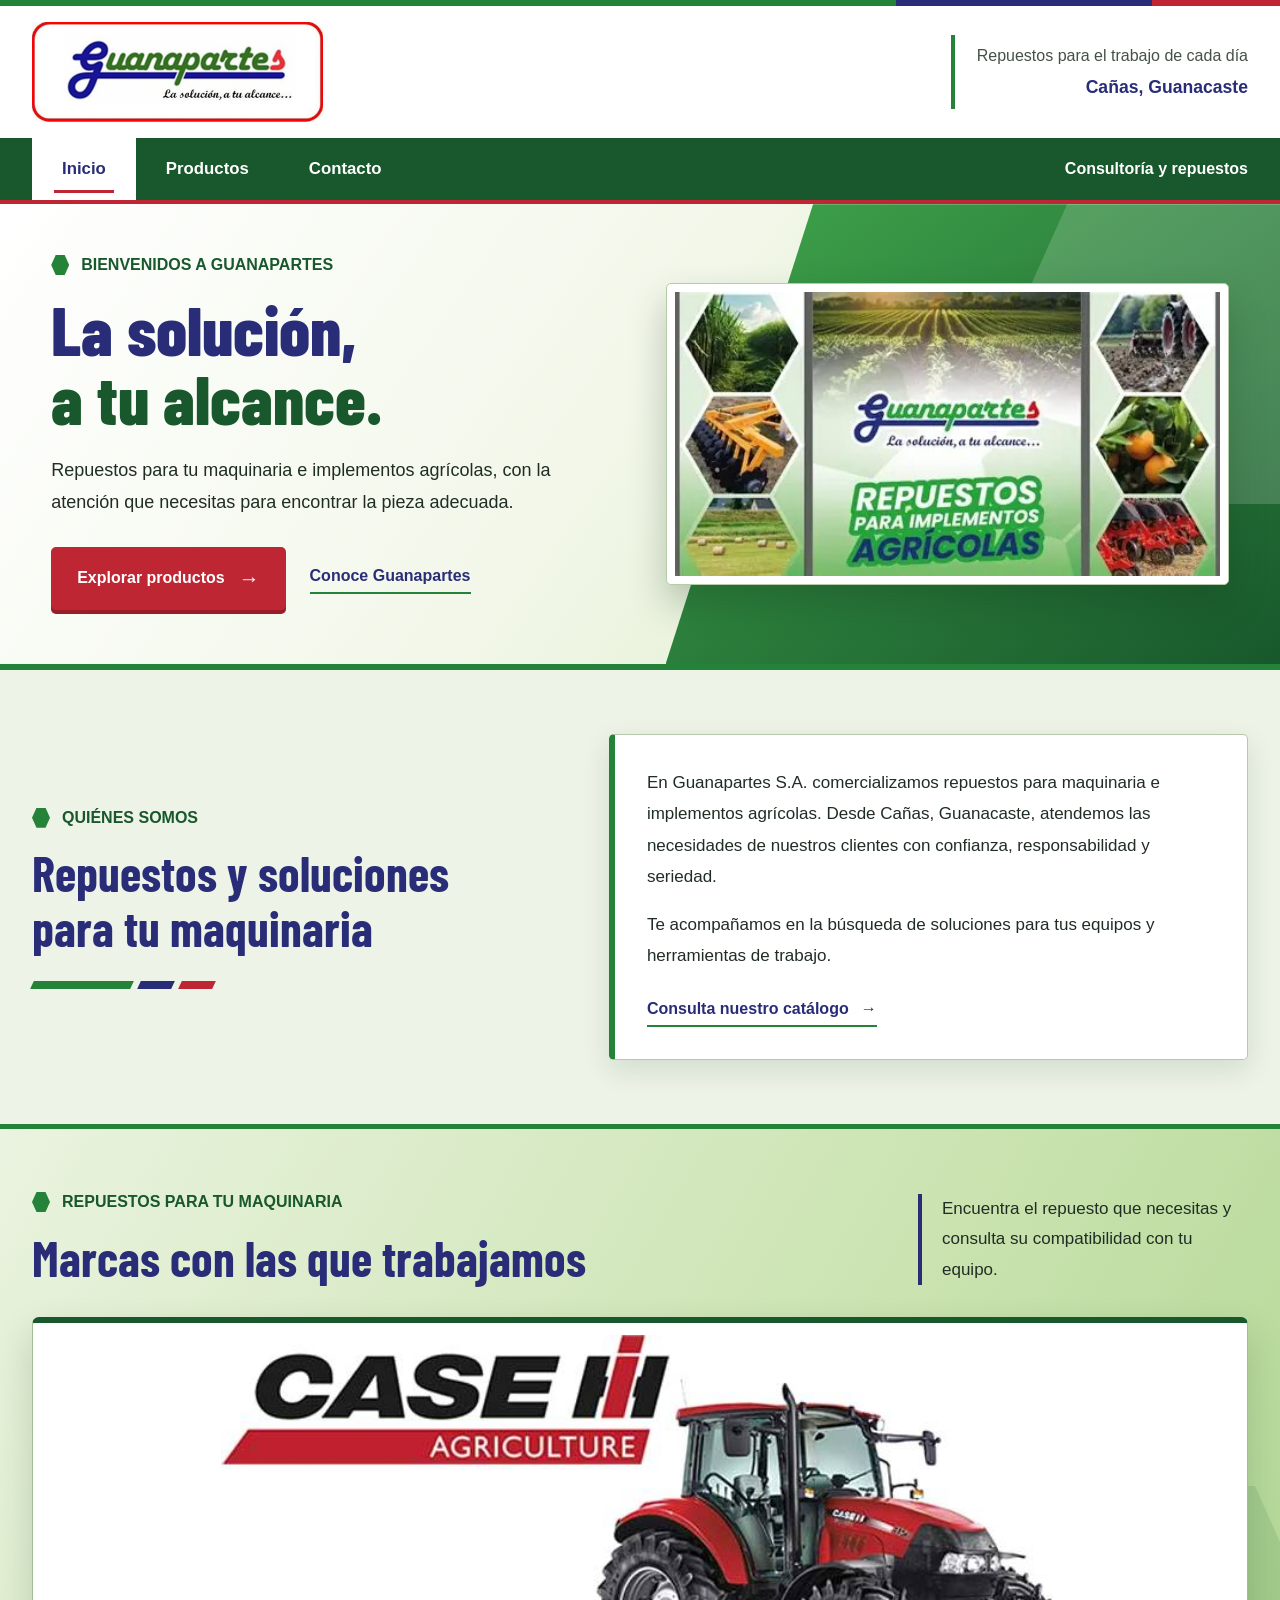
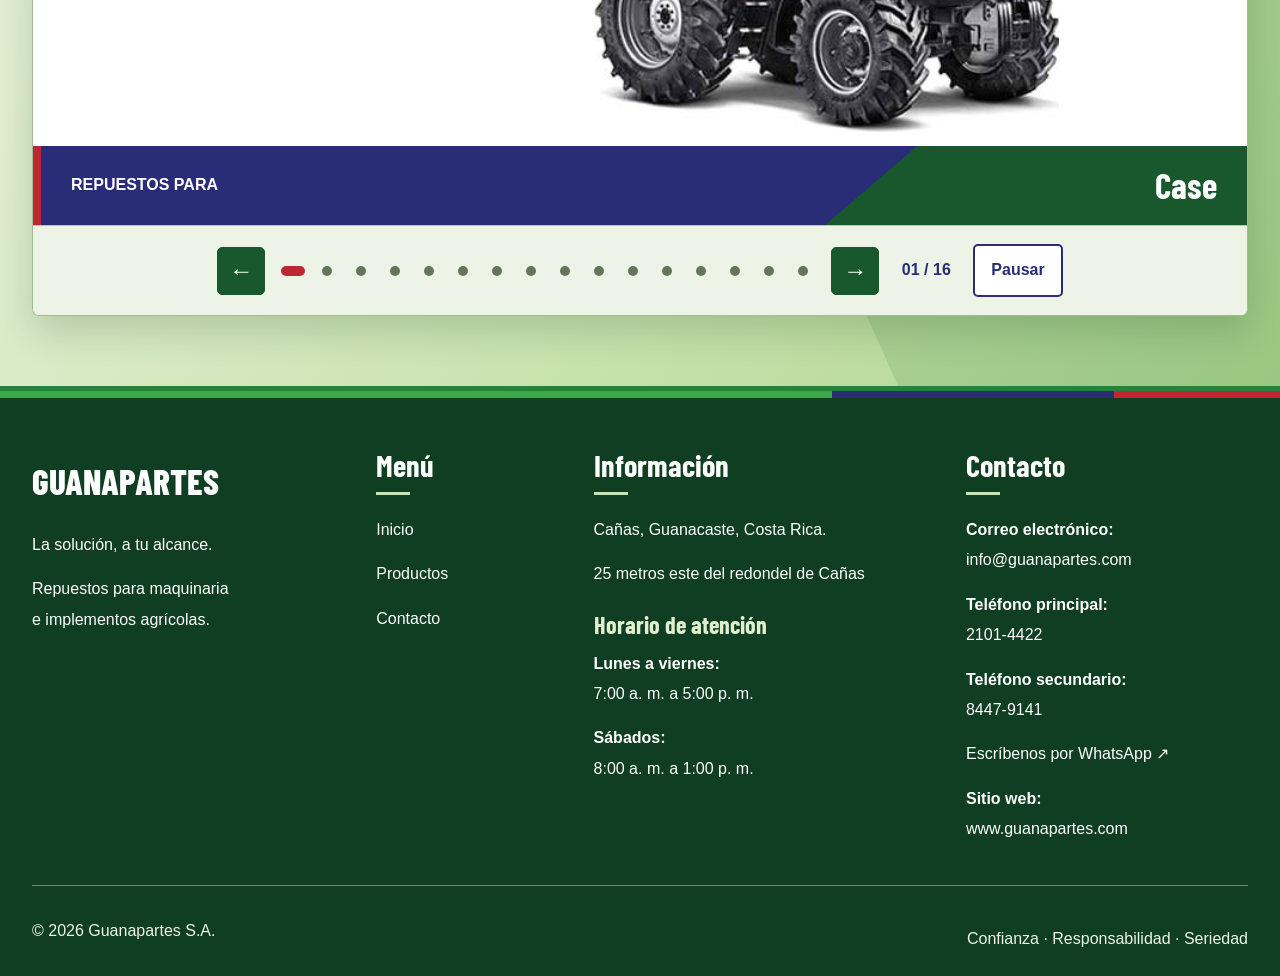
<file: index.html>
<!DOCTYPE html>
<html lang="es">

<head>
  <meta charset="UTF-8">

  <meta
    name="viewport"
    content="width=device-width, initial-scale=1.0"
  >

  <meta
    name="description"
    content="Guanapartes: repuestos para maquinaria e implementos agrícolas en Cañas, Guanacaste."
  >

  <title>Guanapartes | Inicio</title>

  <link rel="stylesheet" href="estilos.css">
  <script src="script.js" defer></script>
</head>

<body>

  <a class="saltar" href="#contenido">
    Saltar al contenido
  </a>

  <!-- ENCABEZADO -->
  <header>

    <div class="cabecera contenedor">

      <a
        class="logo"
        href="index.html"
        aria-label="Guanapartes, inicio"
      >
        <img
          src="logogua.jpeg"
          alt="Guanapartes — La solución, a tu alcance"
        >
      </a>

      <p class="ubicacion">
        Repuestos para el trabajo de cada día<br>
        <strong>Cañas, Guanacaste</strong>
      </p>

    </div>

    <!-- NAVEGACIÓN -->
    <div class="barra-menu">

      <nav
        class="contenedor navegacion"
        aria-label="Navegación principal"
      >

        <div id="menu" class="enlaces">
          <a href="index.html" aria-current="page">Inicio</a>
          <a href="productos.html">Productos</a>
          <a href="contacto.html">Contacto</a>
        </div>

        <p class="menu-nota">
          Consultoría y repuestos
        </p>

      </nav>

    </div>

  </header>

  <main id="contenido">

    <!-- BANNER -->
    <section
      class="bienvenida"
      aria-labelledby="titulo-bienvenida"
    >

      <img
        class="imagen-banner"
        src="bannergua.jpeg"
        alt=""
      >

      <div class="contenedor bienvenida-interior">

        <p class="etiqueta">
          BIENVENIDOS A GUANAPARTES
        </p>

        <h1 id="titulo-bienvenida">
          La solución,<br>
          <span>a tu alcance.</span>
        </h1>

        <p class="intro">
          Repuestos para tu maquinaria e implementos agrícolas,
          con la atención que necesitas para encontrar la pieza adecuada.
        </p>

        <div class="acciones-banner">

          <a class="boton" href="productos.html">
            Explorar productos
            <span aria-hidden="true">→</span>
          </a>

          <a class="enlace-banner" href="#empresa">
            Conoce Guanapartes
          </a>

        </div>

      </div>

    </section>

    <!-- INFORMACIÓN DE LA EMPRESA -->
    <section
      id="empresa"
      class="contenedor seccion empresa"
      aria-labelledby="titulo-empresa"
    >

      <div>

        <p class="etiqueta">
          QUIÉNES SOMOS
        </p>

        <h2 id="titulo-empresa">
          Repuestos y soluciones para tu maquinaria
        </h2>

        <div class="detalle-colores" aria-hidden="true">
          <span></span>
          <span></span>
          <span></span>
        </div>

      </div>

      <div class="resumen">

        <p>
          En Guanapartes S.A. comercializamos repuestos para maquinaria
          e implementos agrícolas. Desde Cañas, Guanacaste, atendemos
          las necesidades de nuestros clientes con confianza,
          responsabilidad y seriedad.
        </p>

        <p>
          Te acompañamos en la búsqueda de soluciones para tus equipos
          y herramientas de trabajo.
        </p>

        <a class="enlace" href="productos.html">
          Consulta nuestro catálogo
          <span aria-hidden="true">→</span>
        </a>

      </div>

    </section>

    <!-- MARCAS Y CARRUSEL -->
    <section
      class="seccion-marcas"
      aria-labelledby="titulo-marcas"
    >

      <div class="contenedor">

        <div class="encabezado-marcas">

          <div>
            <p class="etiqueta">
              REPUESTOS PARA TU MAQUINARIA
            </p>

            <h2 id="titulo-marcas">
              Marcas con las que trabajamos
            </h2>
          </div>

          <p>
            Encuentra el repuesto que necesitas y consulta
            su compatibilidad con tu equipo.
          </p>

        </div>

        <div
          class="carrusel carrusel-marcas"
          role="region"
          aria-roledescription="carrusel"
          aria-label="Marcas con las que trabajamos"
        >

          <div class="diapositivas">

            <!-- 1. CASE -->
            <div
              class="diapositiva"
              role="group"
              aria-roledescription="diapositiva"
              aria-label="Case, 1 de 16"
            >
              <img
                src="case.jpg"
                alt="Maquinaria Case"
              >

              <div class="rotulo-marca">
                <span>REPUESTOS PARA</span>
                <h3>Case</h3>
              </div>
            </div>

            <!-- 2. JOHN DEERE -->
            <div
              class="diapositiva"
              role="group"
              aria-roledescription="diapositiva"
              aria-label="John Deere, 2 de 16"
              hidden
            >
              <img
                src="jhdd.jpg"
                alt="Maquinaria John Deere"
              >

              <div class="rotulo-marca">
                <span>REPUESTOS PARA</span>
                <h3>John Deere</h3>
              </div>
            </div>

            <!-- 3. MASSEY FERGUSON -->
            <div
              class="diapositiva"
              role="group"
              aria-roledescription="diapositiva"
              aria-label="Massey Ferguson, 3 de 16"
              hidden
            >
              <img
                src="massey.jpg"
                alt="Maquinaria Massey Ferguson"
              >

              <div class="rotulo-marca">
                <span>REPUESTOS PARA</span>
                <h3>Massey Ferguson</h3>
              </div>
            </div>

            <!-- 4. NEW HOLLAND -->
            <div
              class="diapositiva"
              role="group"
              aria-roledescription="diapositiva"
              aria-label="New Holland, 4 de 16"
              hidden
            >
              <img
                src="newh.jpg"
                alt="Maquinaria New Holland"
              >

              <div class="rotulo-marca">
                <span>REPUESTOS PARA</span>
                <h3>New Holland</h3>
              </div>
            </div>

            <!-- 5. CAT -->
            <div
              class="diapositiva"
              role="group"
              aria-roledescription="diapositiva"
              aria-label="CAT, 5 de 16"
              hidden
            >
              <img
                src="cat.jpeg"
                alt="Maquinaria CAT"
              >

              <div class="rotulo-marca">
                <span>REPUESTOS PARA</span>
                <h3>CAT</h3>
              </div>
            </div>

            <!-- 6. VALTRA -->
            <div
              class="diapositiva"
              role="group"
              aria-roledescription="diapositiva"
              aria-label="Valtra, 6 de 16"
              hidden
            >
              <img
                src="valtra.jpeg"
                alt="Maquinaria Valtra"
              >

              <div class="rotulo-marca">
                <span>REPUESTOS PARA</span>
                <h3>Valtra</h3>
              </div>
            </div>

            <!-- 7. JAN -->
            <div
              class="diapositiva"
              role="group"
              aria-roledescription="diapositiva"
              aria-label="JAN, 7 de 16"
              hidden
            >
              <img
                src="jan.jpg"
                alt="Implementos agrícolas JAN"
              >

              <div class="rotulo-marca">
                <span>REPUESTOS PARA</span>
                <h3>JAN</h3>
              </div>
            </div>

            <!-- 8. TATU MARCHESAN -->
            <div
              class="diapositiva"
              role="group"
              aria-roledescription="diapositiva"
              aria-label="Tatu Marchesan, 8 de 16"
              hidden
            >
              <img
                src="tatu.jpeg"
                alt="Maquinaria e implementos Tatu Marchesan"
              >

              <div class="rotulo-marca">
                <span>REPUESTOS PARA</span>
                <h3>Tatu Marchesan</h3>
              </div>
            </div>

            <!-- 9. LAND PRIDE -->
            <div
              class="diapositiva"
              role="group"
              aria-roledescription="diapositiva"
              aria-label="Land Pride, 9 de 16"
              hidden
            >
              <img
                src="landpride.jpeg"
                alt="Maquinaria e implementos Land Pride"
              >

              <div class="rotulo-marca">
                <span>REPUESTOS PARA</span>
                <h3>Land Pride</h3>
              </div>
            </div>

            <!-- 10. CIVEMASA -->
            <div
              class="diapositiva"
              role="group"
              aria-roledescription="diapositiva"
              aria-label="Civemasa, 10 de 16"
              hidden
            >
              <img
                src="civemasa.jpeg"
                alt="Maquinaria e implementos Civemasa"
              >

              <div class="rotulo-marca">
                <span>REPUESTOS PARA</span>
                <h3>Civemasa</h3>
              </div>
            </div>

            <!-- 11. TEEJET -->
            <div
              class="diapositiva"
              role="group"
              aria-roledescription="diapositiva"
              aria-label="Teejet, 11 de 16"
              hidden
            >
              <img
                src="teeject.jpeg"
                alt="Equipos y componentes Teejet"
              >

              <div class="rotulo-marca">
                <span>REPUESTOS PARA</span>
                <h3>Teejet</h3>
              </div>
            </div>

            <!-- 12. JACTO -->
            <div
              class="diapositiva"
              role="group"
              aria-roledescription="diapositiva"
              aria-label="Jacto, 12 de 16"
              hidden
            >
              <img
                src="jacto.png"
                alt="Maquinaria y equipos Jacto"
              >

              <div class="rotulo-marca">
                <span>REPUESTOS PARA</span>
                <h3>Jacto</h3>
              </div>
            </div>

            <!-- 13. KAMAQ -->
            <div
              class="diapositiva"
              role="group"
              aria-roledescription="diapositiva"
              aria-label="Kamaq, 13 de 16"
              hidden
            >
              <img
                src="kamaq.png"
                alt="Maquinaria e implementos Kamaq"
              >

              <div class="rotulo-marca">
                <span>REPUESTOS PARA</span>
                <h3>Kamaq</h3>
              </div>
            </div>

            <!-- 14. SCHULTE -->
            <div
              class="diapositiva"
              role="group"
              aria-roledescription="diapositiva"
              aria-label="Schulte, 14 de 16"
              hidden
            >
              <img
                src="schulde.jpeg"
                alt="Maquinaria e implementos Schulte"
              >

              <div class="rotulo-marca">
                <span>REPUESTOS PARA</span>
                <h3>Schulte</h3>
              </div>
            </div>

            <!-- 15. SEMEATO -->
            <div
              class="diapositiva"
              role="group"
              aria-roledescription="diapositiva"
              aria-label="Semeato, 15 de 16"
              hidden
            >
              <img
                src="semeato.jpeg"
                alt="Maquinaria e implementos Semeato"
              >

              <div class="rotulo-marca">
                <span>REPUESTOS PARA</span>
                <h3>Semeato</h3>
              </div>
            </div>

            <!-- 16. BALDAN -->
            <div
              class="diapositiva"
              role="group"
              aria-roledescription="diapositiva"
              aria-label="Baldan, 16 de 16"
              hidden
            >
              <img
                src="baldan.png"
                alt="Maquinaria e implementos Baldan"
              >

              <div class="rotulo-marca">
                <span>REPUESTOS PARA</span>
                <h3>Baldan</h3>
              </div>
            </div>

          </div>

          <!-- CONTROLES DEL CARRUSEL -->
          <div class="controles">

            <button
              type="button"
              id="anterior"
              aria-label="Marca anterior"
              disabled
            >
              ←
            </button>

            <div
              class="indicadores"
              role="group"
              aria-label="Seleccionar marca"
            >
              <button
                type="button"
                data-slide="0"
                aria-label="Mostrar Case"
                aria-pressed="true"
                disabled
              ></button>

              <button
                type="button"
                data-slide="1"
                aria-label="Mostrar John Deere"
                aria-pressed="false"
                disabled
              ></button>

              <button
                type="button"
                data-slide="2"
                aria-label="Mostrar Massey Ferguson"
                aria-pressed="false"
                disabled
              ></button>

              <button
                type="button"
                data-slide="3"
                aria-label="Mostrar New Holland"
                aria-pressed="false"
                disabled
              ></button>

              <button
                type="button"
                data-slide="4"
                aria-label="Mostrar CAT"
                aria-pressed="false"
                disabled
              ></button>

              <button
                type="button"
                data-slide="5"
                aria-label="Mostrar Valtra"
                aria-pressed="false"
                disabled
              ></button>

              <button
                type="button"
                data-slide="6"
                aria-label="Mostrar JAN"
                aria-pressed="false"
                disabled
              ></button>

              <button
                type="button"
                data-slide="7"
                aria-label="Mostrar Tatu Marchesan"
                aria-pressed="false"
                disabled
              ></button>

              <button
                type="button"
                data-slide="8"
                aria-label="Mostrar Land Pride"
                aria-pressed="false"
                disabled
              ></button>

              <button
                type="button"
                data-slide="9"
                aria-label="Mostrar Civemasa"
                aria-pressed="false"
                disabled
              ></button>

              <button
                type="button"
                data-slide="10"
                aria-label="Mostrar Teejet"
                aria-pressed="false"
                disabled
              ></button>

              <button
                type="button"
                data-slide="11"
                aria-label="Mostrar Jacto"
                aria-pressed="false"
                disabled
              ></button>

              <button
                type="button"
                data-slide="12"
                aria-label="Mostrar Kamaq"
                aria-pressed="false"
                disabled
              ></button>

              <button
                type="button"
                data-slide="13"
                aria-label="Mostrar Schulte"
                aria-pressed="false"
                disabled
              ></button>

              <button
                type="button"
                data-slide="14"
                aria-label="Mostrar Semeato"
                aria-pressed="false"
                disabled
              ></button>

              <button
                type="button"
                data-slide="15"
                aria-label="Mostrar Baldan"
                aria-pressed="false"
                disabled
              ></button>
            </div>

            <button
              type="button"
              id="siguiente"
              aria-label="Marca siguiente"
              disabled
            >
              →
            </button>

            <span id="contador" aria-live="off">
              01 / 16
            </span>

            <button
              type="button"
              id="pausa"
              disabled
            >
              Pausar
            </button>

          </div>

        </div>

      </div>

    </section>

  </main>

  <!-- PIE DE PÁGINA -->
  <footer>

    <div class="contenedor pie">

      <div class="pie-presentacion">

        <p class="nombre-pie">
          GUANAPARTES
        </p>

        <p>
          La solución, a tu alcance.
        </p>

        <p>
          Repuestos para maquinaria<br>
          e implementos agrícolas.
        </p>

      </div>

      <nav aria-label="Navegación del pie">

        <h2>Menú</h2>

        <ul>
          <li>
            <a href="index.html" aria-current="page">
              Inicio
            </a>
          </li>

          <li>
            <a href="productos.html">
              Productos
            </a>
          </li>

          <li>
            <a href="contacto.html">
              Contacto
            </a>
          </li>
        </ul>

      </nav>

      <div>

        <h2>Información</h2>

        <p>
          Cañas, Guanacaste, Costa Rica.
        </p>

        <p>
          25 metros este del redondel de Cañas
        </p>

        <h3>Horario de atención</h3>

        <p>
          <strong>Lunes a viernes:</strong><br>
          <time datetime="07:00">7:00 a. m.</time>
          a
          <time datetime="17:00">5:00 p. m.</time>
        </p>

        <p>
          <strong>Sábados:</strong><br>
          <time datetime="08:00">8:00 a. m.</time>
          a
          <time datetime="13:00">1:00 p. m.</time>
        </p>

      </div>

      <div>

        <h2>Contacto</h2>

        <p>
          <strong>Correo electrónico:</strong><br>
          <a href="mailto:info@guanapartes.com">
            info@guanapartes.com
          </a>
        </p>

        <p>
          <strong>Teléfono principal:</strong><br>
          <a href="tel:+50621014422">
            2101-4422
          </a>
        </p>

        <p>
          <strong>Teléfono secundario:</strong><br>
          <a href="tel:+50684479141">
            8447-9141
          </a>
        </p>

        <p>
          <a
            href="https://wa.me/50621014422?text=Hola%2C%20quisiera%20consultar%20por%20un%20repuesto%20en%20Guanapartes."
            target="_blank"
            rel="noopener noreferrer"
          >
            Escríbenos por WhatsApp ↗
          </a>
        </p>

        <p>
          <strong>Sitio web:</strong><br>
          <a href="https://www.guanapartes.com">
            www.guanapartes.com
          </a>
        </p>

      </div>

    </div>

    <div class="contenedor pie-inferior">

      <p>
        © <span id="anio">2026</span> Guanapartes S.A.
      </p>

      <p>
        Confianza · Responsabilidad · Seriedad
      </p>

    </div>

  </footer>

</body>
</html>
</file>
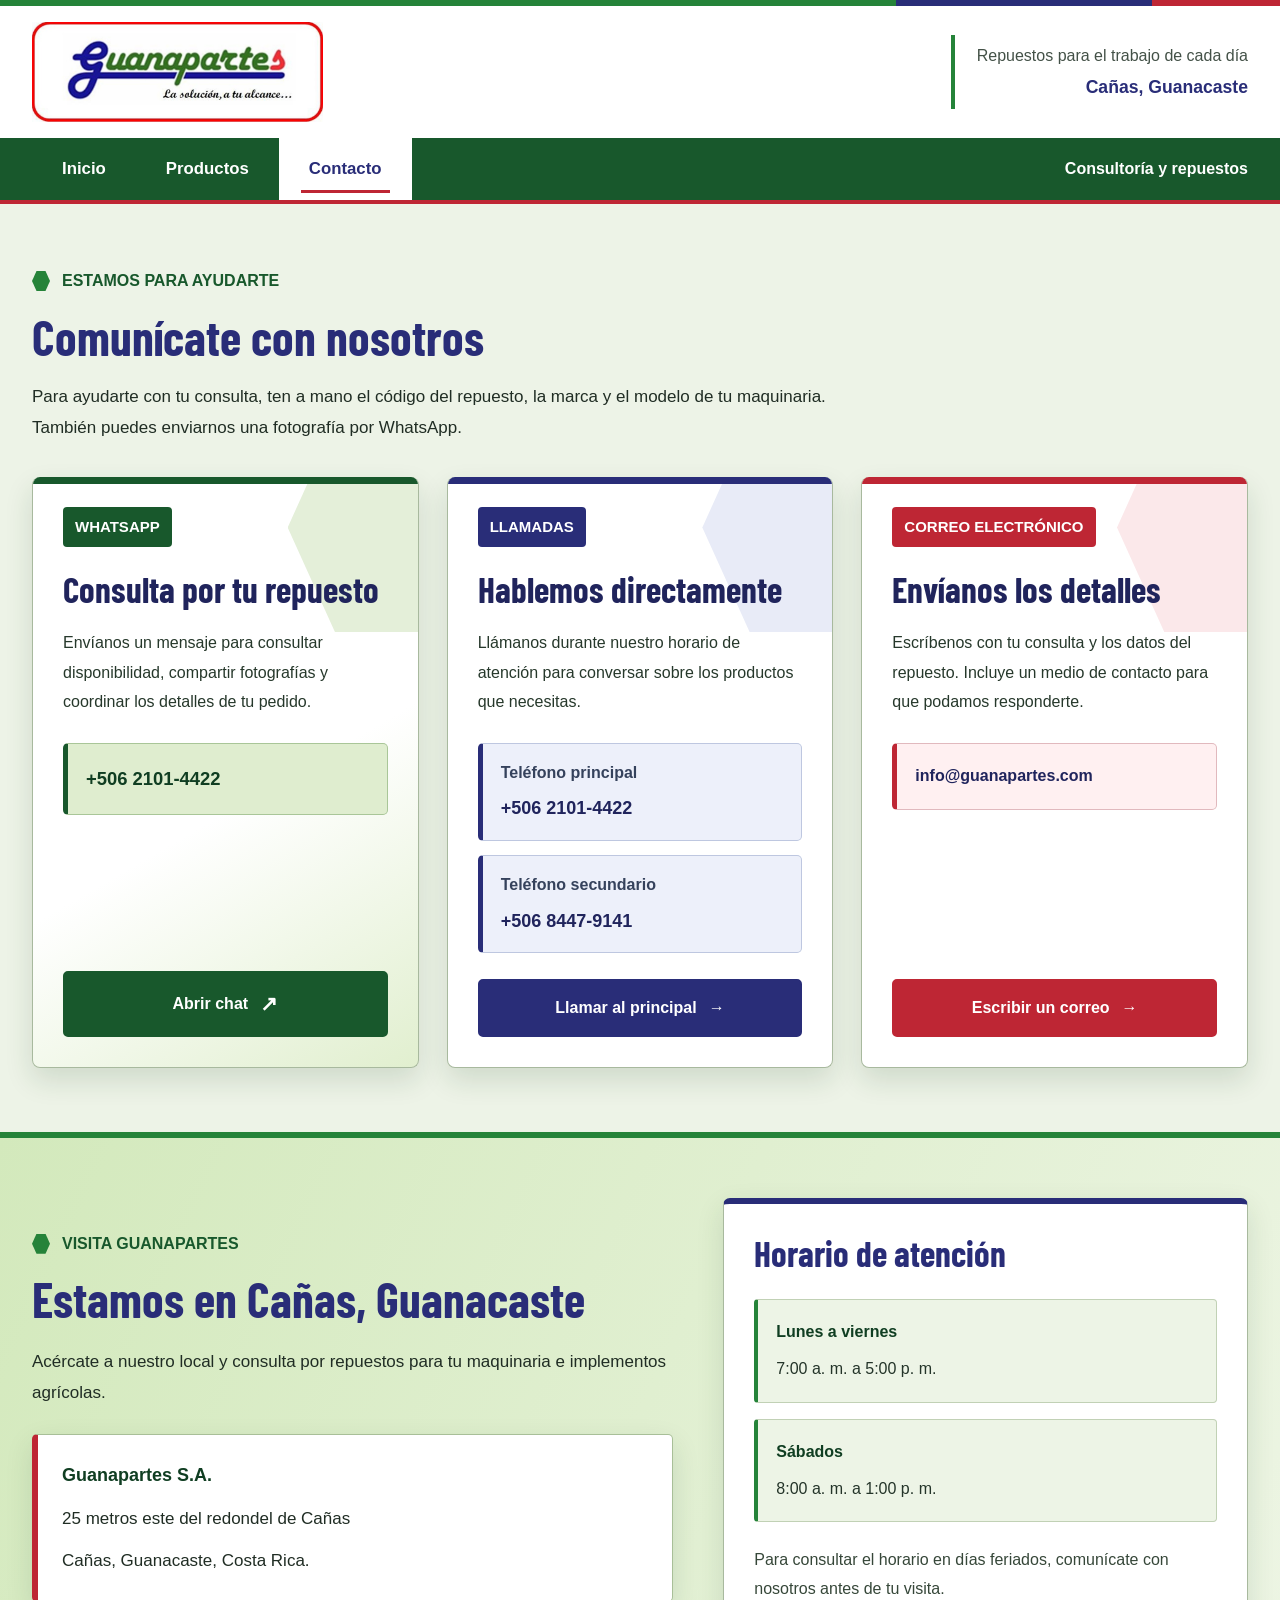
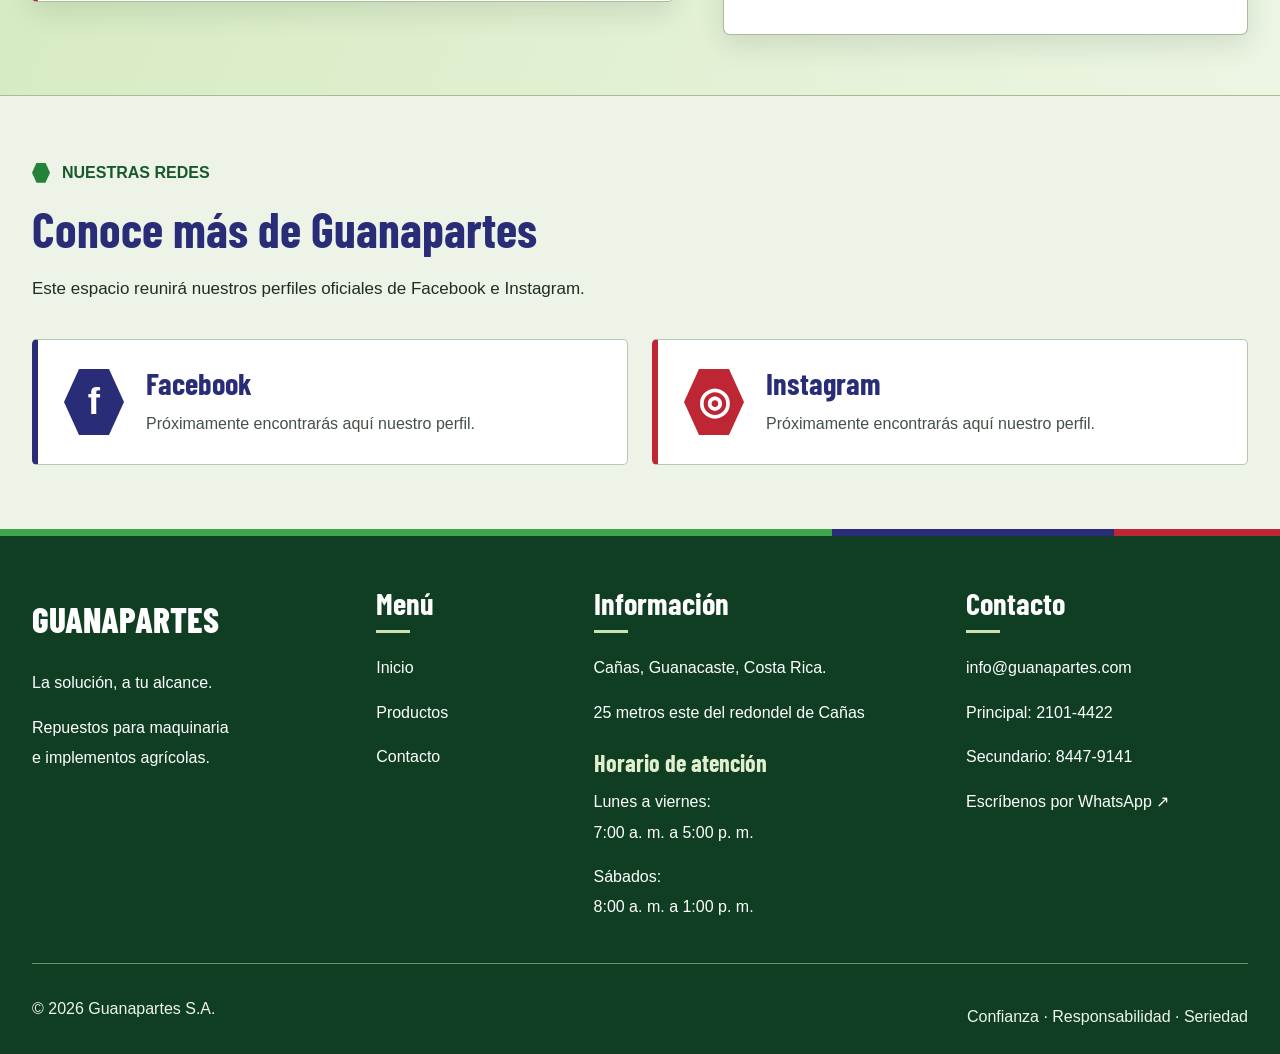
<file: contacto.html>
<!DOCTYPE html>
<html lang="es">

<head>
  <meta charset="UTF-8">

  <meta
    name="viewport"
    content="width=device-width, initial-scale=1.0"
  >

  <meta
    name="description"
    content="Contacta a Guanapartes en Cañas, Guanacaste. Consulta repuestos por WhatsApp, teléfono o correo electrónico. Conoce nuestra dirección y horario de atención."
  >

  <title>Guanapartes | Contacto</title>

  <link rel="stylesheet" href="./estilos.css">

  <script src="./script.js" defer></script>
</head>

<body>

  <a class="saltar" href="#contenido">
    Saltar al contenido
  </a>

  <!-- ENCABEZADO -->
  <header>

    <div class="cabecera contenedor">

      <a
        class="logo"
        href="index.html"
        aria-label="Guanapartes, inicio"
      >
        <img
          src="logogua.jpeg"
          alt="Guanapartes — La solución, a tu alcance"
        >
      </a>

      <p class="ubicacion">
        Repuestos para el trabajo de cada día<br>
        <strong>Cañas, Guanacaste</strong>
      </p>

    </div>

    <!-- NAVEGACIÓN -->
    <div class="barra-menu">

      <nav
        class="contenedor navegacion"
        aria-label="Navegación principal"
      >

        <div id="menu" class="enlaces">

          <a href="index.html">
            Inicio
          </a>

          <a href="productos.html">
            Productos
          </a>

          <a href="contacto.html" aria-current="page">
            Contacto
          </a>

        </div>

        <p class="menu-nota">
          Consultoría y repuestos
        </p>

      </nav>

    </div>

  </header>

  <main id="contenido">

    <!-- MEDIOS DE CONTACTO -->
    <section
      class="contenedor seccion"
      aria-labelledby="titulo-medios"
    >

      <div class="contacto-encabezado">

        <p class="etiqueta">
          ESTAMOS PARA AYUDARTE
        </p>

        <h2 id="titulo-medios">
          Comunícate con nosotros
        </h2>

        <p>
          Para ayudarte con tu consulta, ten a mano el código
          del repuesto, la marca y el modelo de tu maquinaria.
          También puedes enviarnos una fotografía por WhatsApp.
        </p>

      </div>

      <div class="contacto-tarjetas">

        <!-- WHATSAPP -->
        <article
          class="contacto-tarjeta contacto-tarjeta-verde"
          aria-labelledby="titulo-whatsapp"
        >

          <span class="contacto-distintivo">
            WHATSAPP
          </span>

          <h3 id="titulo-whatsapp">
            Consulta por tu repuesto
          </h3>

          <p>
            Envíanos un mensaje para consultar disponibilidad,
            compartir fotografías y coordinar los detalles
            de tu pedido.
          </p>

          <p class="contacto-dato">
            +506 2101-4422
          </p>

          <a
            class="boton"
            href="https://wa.me/50621014422?text=Hola%2C%20quisiera%20consultar%20por%20un%20repuesto%20en%20Guanapartes."
            target="_blank"
            rel="noopener noreferrer"
          >
            Abrir chat
            <span aria-hidden="true">↗</span>
          </a>

        </article>

        <!-- TELÉFONOS -->
        <article
          class="contacto-tarjeta contacto-tarjeta-azul"
          aria-labelledby="titulo-telefonos"
        >

          <span class="contacto-distintivo">
            LLAMADAS
          </span>

          <h3 id="titulo-telefonos">
            Hablemos directamente
          </h3>

          <p>
            Llámanos durante nuestro horario de atención
            para conversar sobre los productos que necesitas.
          </p>

          <div class="contacto-telefonos">

            <div>
              <span>Teléfono principal</span>

              <a href="tel:+50621014422">
                +506 2101-4422
              </a>
            </div>

            <div>
              <span>Teléfono secundario</span>

              <a href="tel:+50684479141">
                +506 8447-9141
              </a>
            </div>

          </div>

          <a
            class="enlace"
            href="tel:+50621014422"
          >
            Llamar al principal
            <span aria-hidden="true">→</span>
          </a>

        </article>

        <!-- CORREO -->
        <article
          class="contacto-tarjeta contacto-tarjeta-roja"
          aria-labelledby="titulo-correo"
        >

          <span class="contacto-distintivo">
            CORREO ELECTRÓNICO
          </span>

          <h3 id="titulo-correo">
            Envíanos los detalles
          </h3>

          <p>
            Escríbenos con tu consulta y los datos del repuesto.
            Incluye un medio de contacto para que podamos
            responderte.
          </p>

          <p class="contacto-correo">
            <a href="mailto:info@guanapartes.com">
              info@guanapartes.com
            </a>
          </p>

          <a
            class="enlace"
            href="mailto:info@guanapartes.com?subject=Consulta%20de%20repuestos"
          >
            Escribir un correo
            <span aria-hidden="true">→</span>
          </a>

        </article>

      </div>

    </section>

    <!-- DIRECCIÓN Y HORARIO -->
    <section
      class="contacto-visita"
      aria-labelledby="titulo-ubicacion"
    >

      <div class="contenedor contacto-visita-interior">

        <div class="contacto-direccion">

          <p class="etiqueta">
            VISITA GUANAPARTES
          </p>

          <h2 id="titulo-ubicacion">
            Estamos en Cañas, Guanacaste
          </h2>

          <p>
            Acércate a nuestro local y consulta por repuestos
            para tu maquinaria e implementos agrícolas.
          </p>

          <address>
            <strong>Guanapartes S.A.</strong>

            <span>
              25 metros este del redondel de Cañas
            </span>

            <span>
              Cañas, Guanacaste, Costa Rica.
            </span>
          </address>

        </div>

        <div class="contacto-horario">

          <h3>
            Horario de atención
          </h3>

          <dl>

            <div>
              <dt>Lunes a viernes</dt>

              <dd>
                <time datetime="07:00">7:00 a. m.</time>
                a
                <time datetime="17:00">5:00 p. m.</time>
              </dd>
            </div>

            <div>
              <dt>Sábados</dt>

              <dd>
                <time datetime="08:00">8:00 a. m.</time>
                a
                <time datetime="13:00">1:00 p. m.</time>
              </dd>
            </div>

          </dl>

          <p>
            Para consultar el horario en días feriados,
            comunícate con nosotros antes de tu visita.
          </p>

        </div>

      </div>

    </section>

    <!-- REDES SOCIALES -->
    <section
      class="contenedor seccion"
      aria-labelledby="titulo-redes"
    >

      <div class="contacto-encabezado">

        <p class="etiqueta">
          NUESTRAS REDES
        </p>

        <h2 id="titulo-redes">
          Conoce más de Guanapartes
        </h2>

        <p>
          Este espacio reunirá nuestros perfiles oficiales
          de Facebook e Instagram.
        </p>

      </div>

      <div class="contacto-redes">

        <!-- FACEBOOK -->
        <article class="contacto-red contacto-red-facebook">

          <span
            class="contacto-red-simbolo"
            aria-hidden="true"
          >
            f
          </span>

          <div>

            <h3>Facebook</h3>

            <p class="contacto-red-pendiente">
              Próximamente encontrarás aquí nuestro perfil.
            </p>

            <!--
              Cuando tengas el enlace oficial, reemplaza
              el párrafo anterior por un enlace como este:

              <a
                class="enlace"
                href="ENLACE_OFICIAL_DE_FACEBOOK"
                target="_blank"
                rel="noopener noreferrer"
              >
                Visitar Facebook
              </a>
            -->

          </div>

        </article>

        <!-- INSTAGRAM -->
        <article class="contacto-red contacto-red-instagram">

          <span
            class="contacto-red-simbolo"
            aria-hidden="true"
          >
            ◎
          </span>

          <div>

            <h3>Instagram</h3>

            <p class="contacto-red-pendiente">
              Próximamente encontrarás aquí nuestro perfil.
            </p>

            <!--
              Cuando tengas el enlace oficial, reemplaza
              el párrafo anterior por un enlace como este:

              <a
                class="enlace"
                href="ENLACE_OFICIAL_DE_INSTAGRAM"
                target="_blank"
                rel="noopener noreferrer"
              >
                Visitar Instagram
              </a>
            -->

          </div>

        </article>

      </div>

    </section>

  </main>

  <!-- PIE DE PÁGINA -->
  <footer>

    <div class="contenedor pie">

      <!-- PRESENTACIÓN -->
      <div class="pie-presentacion">

        <p class="nombre-pie">
          GUANAPARTES
        </p>

        <p>
          La solución, a tu alcance.
        </p>

        <p>
          Repuestos para maquinaria<br>
          e implementos agrícolas.
        </p>

      </div>

      <!-- NAVEGACIÓN -->
      <nav aria-label="Navegación del pie">

        <h2>Menú</h2>

        <ul>
          <li>
            <a href="index.html">Inicio</a>
          </li>

          <li>
            <a href="productos.html">Productos</a>
          </li>

          <li>
            <a href="contacto.html" aria-current="page">
              Contacto
            </a>
          </li>
        </ul>

      </nav>

      <!-- INFORMACIÓN -->
      <div>

        <h2>Información</h2>

        <p>Cañas, Guanacaste, Costa Rica.</p>

        <p>
          25 metros este del redondel de Cañas
        </p>

        <h3>Horario de atención</h3>

        <p>
          Lunes a viernes:<br>
          7:00 a. m. a 5:00 p. m.
        </p>

        <p>
          Sábados:<br>
          8:00 a. m. a 1:00 p. m.
        </p>

      </div>

      <!-- CONTACTO -->
      <div>

        <h2>Contacto</h2>

        <p>
          <a href="mailto:info@guanapartes.com">
            info@guanapartes.com
          </a>
        </p>

        <p>
          Principal:
          <a href="tel:+50621014422">
            2101-4422
          </a>
        </p>

        <p>
          Secundario:
          <a href="tel:+50684479141">
            8447-9141
          </a>
        </p>

        <p>
          <a
            href="https://wa.me/50621014422?text=Hola%2C%20quisiera%20consultar%20por%20un%20repuesto%20en%20Guanapartes."
            target="_blank"
            rel="noopener noreferrer"
          >
            Escríbenos por WhatsApp ↗
          </a>
        </p>

      </div>

    </div>

    <div class="contenedor pie-inferior">

      <p>
        © <span id="anio">2026</span> Guanapartes S.A.
      </p>

      <p>
        Confianza · Responsabilidad · Seriedad
      </p>

    </div>

  </footer>

</body>
</html>
</file>
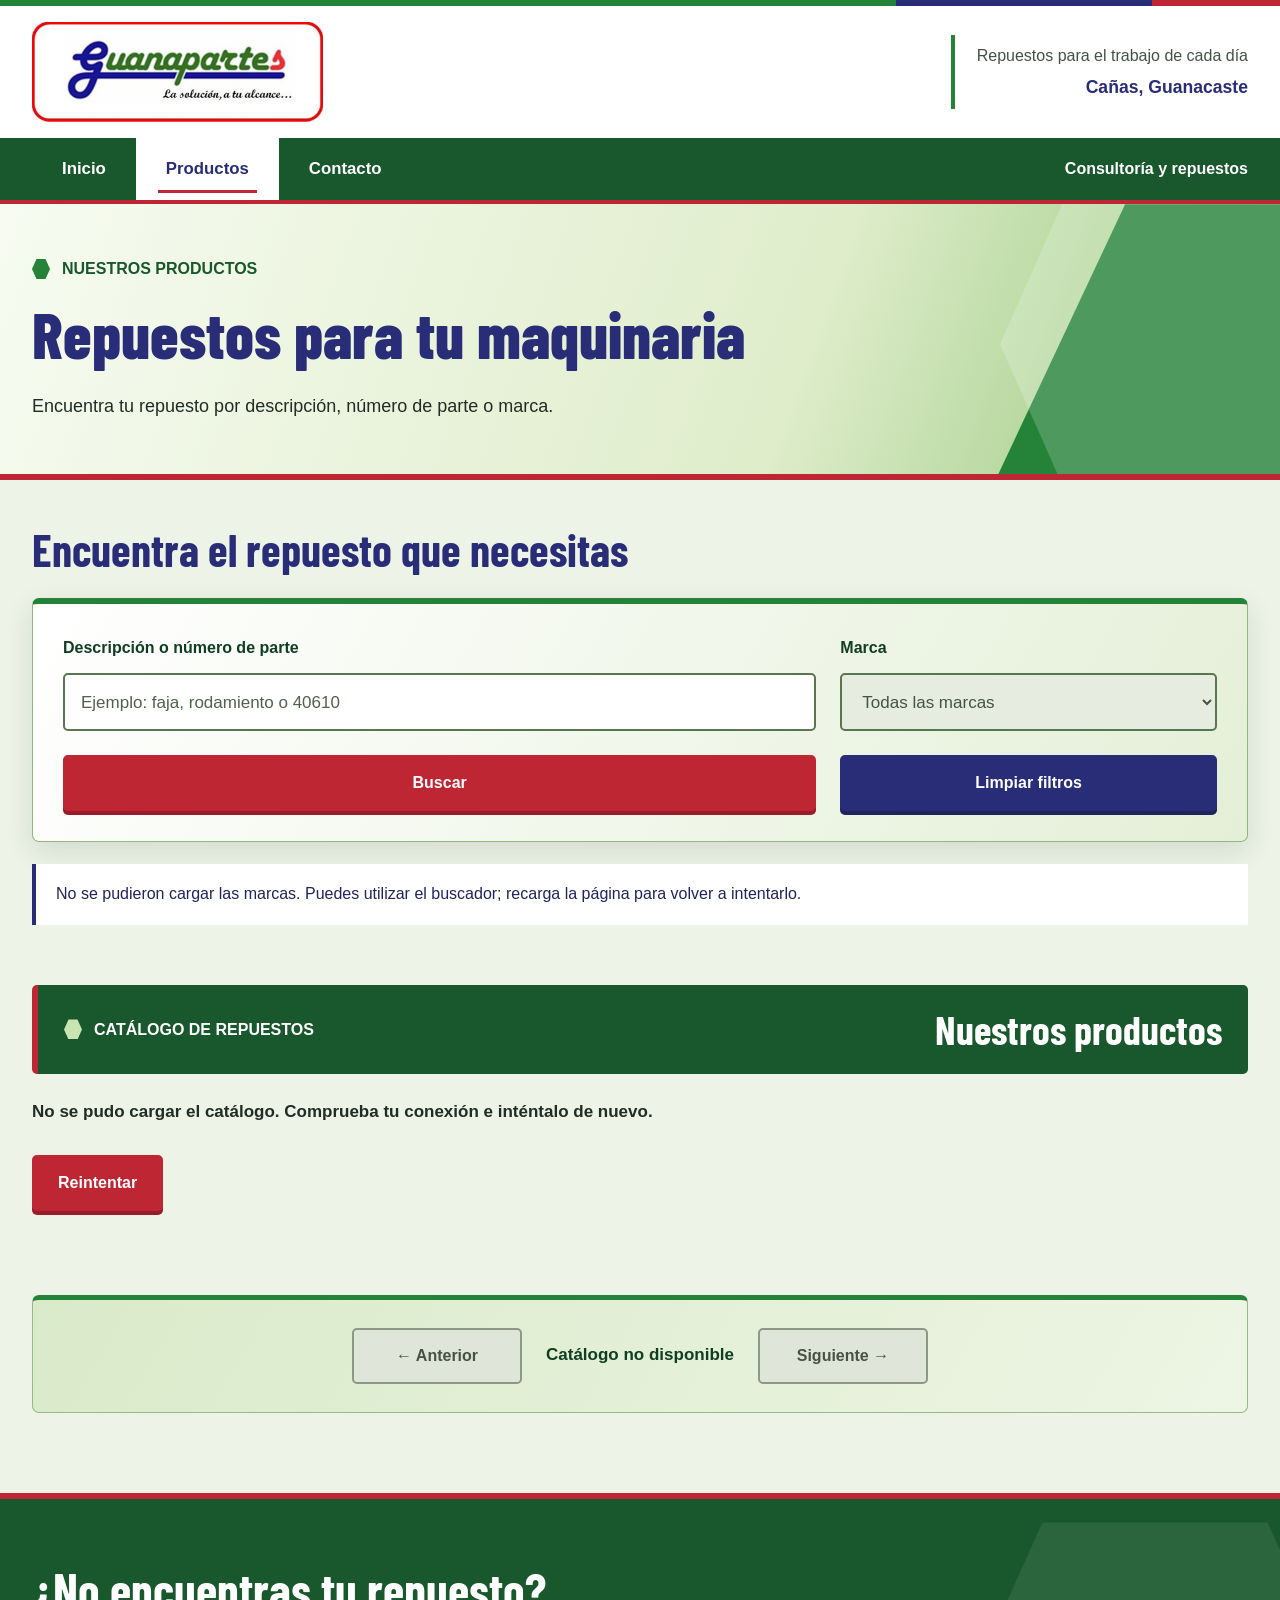
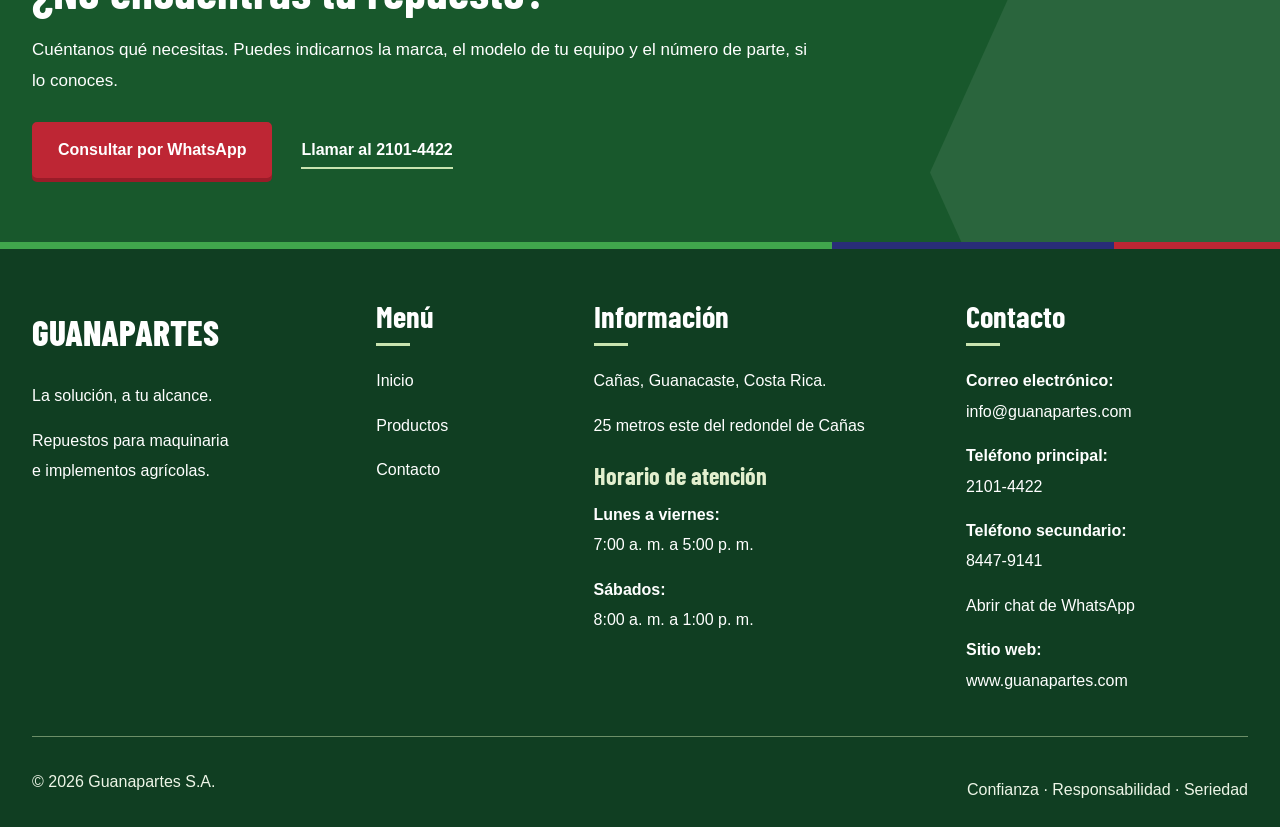
<file: productos.html>
<!DOCTYPE html>
<html lang="es">

<head>
  <meta charset="UTF-8">
  <meta name="viewport" content="width=device-width, initial-scale=1.0">

  <meta
    name="description"
    content="Consulta el catálogo de repuestos para maquinaria e implementos agrícolas de Guanapartes."
  >

  <title>Guanapartes | Productos</title>

  <link rel="stylesheet" href="estilos.css">

  <script src="script.js" defer></script>
  <script src="productos.js" defer></script>
</head>

<body>

  <a class="saltar" href="#contenido">Saltar al contenido</a>

  <!-- ENCABEZADO -->
  <header>
    <div class="cabecera contenedor">

      <a class="logo" href="index.html" aria-label="Guanapartes, inicio">
        <img
          src="logogua.jpeg"
          alt="Guanapartes — La solución, a tu alcance"
        >
      </a>

      <p class="ubicacion">
        Repuestos para el trabajo de cada día<br>
        <strong>Cañas, Guanacaste</strong>
      </p>

    </div>

    <div class="barra-menu">
      <nav class="contenedor navegacion" aria-label="Navegación principal">

        <div id="menu" class="enlaces">
          <a href="index.html">Inicio</a>
          <a href="productos.html" aria-current="page">Productos</a>
          <a href="contacto.html">Contacto</a>
        </div>

        <p class="menu-nota">Consultoría y repuestos</p>

      </nav>
    </div>
  </header>

  <main id="contenido">

    <!-- PRESENTACIÓN -->
    <section
      class="encabezado-productos"
      aria-labelledby="titulo-productos"
    >
      <div class="contenedor">

        <p class="etiqueta">NUESTROS PRODUCTOS</p>

        <h1 id="titulo-productos">
          Repuestos para tu maquinaria
        </h1>

        <p class="intro">
          Encuentra tu repuesto por descripción, número de parte o marca.
        </p>

      </div>
    </section>

    <!-- BUSCADOR Y FILTRO -->
    <section
      class="contenedor seccion seleccion-marcas"
      aria-labelledby="titulo-busqueda"
    >

      <h2 id="titulo-busqueda">Encuentra el repuesto que necesitas</h2>

      <form id="catalogo-filtros" class="filtros-catalogo" role="search">

        <div class="campo-catalogo">
          <label for="catalogo-buscar">Descripción o número de parte</label>

          <input
            type="search"
            id="catalogo-buscar"
            name="buscar"
            placeholder="Ejemplo: faja, rodamiento o 40610"
            maxlength="150"
          >
        </div>

        <div class="campo-catalogo">
          <label for="catalogo-marca">Marca</label>

          <select id="catalogo-marca" name="marca" disabled>
            <option value="">Todas las marcas</option>
          </select>
        </div>

        <button class="boton" type="submit">Buscar</button>

        <button class="boton" type="button" id="catalogo-limpiar">
          Limpiar filtros
        </button>

      </form>

      <p id="catalogo-aviso-marcas" role="status"></p>

    </section>

    <!-- RESULTADOS -->
    <section
      class="contenedor seccion grupo-marca"
      aria-labelledby="titulo-resultados"
    >

      <div class="encabezado-marca">
        <p class="etiqueta">CATÁLOGO DE REPUESTOS</p>
        <h2 id="titulo-resultados">Nuestros productos</h2>
      </div>

      <p id="catalogo-estado" role="status" aria-live="polite">
        Cargando productos…
      </p>

      <button
        id="catalogo-reintentar"
        class="boton"
        type="button"
        hidden
      >
        Reintentar
      </button>

      <noscript>
        <p>
          Activa JavaScript en tu navegador para consultar el catálogo.
          También puedes llamarnos al 2101-4422.
        </p>
      </noscript>

      <!-- JavaScript colocará las tarjetas aquí. -->
      <div
        id="catalogo-lista"
        class="lista-productos"
        aria-busy="true"
      ></div>

      <nav class="paginacion-catalogo" aria-label="Páginas del catálogo">

        <button
          id="catalogo-anterior"
          class="boton"
          type="button"
          disabled
        >
          ← Anterior
        </button>

        <span id="catalogo-pagina">Cargando…</span>

        <button
          id="catalogo-siguiente"
          class="boton"
          type="button"
          disabled
        >
          Siguiente →
        </button>

      </nav>

    </section>

    <!-- AYUDA -->
    <section class="ayuda-catalogo" aria-labelledby="titulo-ayuda">
      <div class="contenedor seccion">

        <h2 id="titulo-ayuda">¿No encuentras tu repuesto?</h2>

        <p>
          Cuéntanos qué necesitas. Puedes indicarnos la marca,
          el modelo de tu equipo y el número de parte, si lo conoces.
        </p>

        <a
          class="boton"
          href="https://wa.me/50621014422?text=Hola%2C%20necesito%20ayuda%20para%20encontrar%20un%20repuesto."
          target="_blank"
          rel="noopener noreferrer"
        >
          Consultar por WhatsApp
        </a>

        <a class="enlace" href="tel:+50621014422">
          Llamar al 2101-4422
        </a>

      </div>
    </section>

  </main>

  <!-- PIE DE PÁGINA -->
  <footer>
    <div class="contenedor pie">

      <div class="pie-presentacion">
        <p class="nombre-pie">GUANAPARTES</p>
        <p>La solución, a tu alcance.</p>

        <p>
          Repuestos para maquinaria<br>
          e implementos agrícolas.
        </p>
      </div>

      <nav aria-label="Navegación del pie">
        <h2>Menú</h2>

        <ul>
          <li><a href="index.html">Inicio</a></li>
          <li>
            <a href="productos.html" aria-current="page">Productos</a>
          </li>
          <li><a href="contacto.html">Contacto</a></li>
        </ul>
      </nav>

      <div>
        <h2>Información</h2>

        <p>Cañas, Guanacaste, Costa Rica.</p>
        <p>25 metros este del redondel de Cañas</p>

        <h3>Horario de atención</h3>

        <p>
          <strong>Lunes a viernes:</strong><br>
          <time datetime="07:00">7:00 a. m.</time>
          a
          <time datetime="17:00">5:00 p. m.</time>
        </p>

        <p>
          <strong>Sábados:</strong><br>
          <time datetime="08:00">8:00 a. m.</time>
          a
          <time datetime="13:00">1:00 p. m.</time>
        </p>
      </div>

      <div>
        <h2>Contacto</h2>

        <p>
          <strong>Correo electrónico:</strong><br>
          <a href="mailto:info@guanapartes.com">
            info@guanapartes.com
          </a>
        </p>

        <p>
          <strong>Teléfono principal:</strong><br>
          <a href="tel:+50621014422">2101-4422</a>
        </p>

        <p>
          <strong>Teléfono secundario:</strong><br>
          <a href="tel:+50684479141">8447-9141</a>
        </p>

        <p>
          <a
            href="https://wa.me/50621014422"
            target="_blank"
            rel="noopener noreferrer"
          >
            Abrir chat de WhatsApp
          </a>
        </p>

        <p>
          <strong>Sitio web:</strong><br>
          <a href="https://www.guanapartes.com">
            www.guanapartes.com
          </a>
        </p>
      </div>

    </div>

    <div class="contenedor pie-inferior">
      <p>© <span id="anio">2026</span> Guanapartes S.A.</p>
      <p>Confianza · Responsabilidad · Seriedad</p>
    </div>
  </footer>

</body>
</html>
</file>
<file: estilos.css>
@import url("https://fonts.googleapis.com/css2?family=Barlow+Condensed:wght@600;700;800&display=swap");

/* =========================================
   COLORES Y TIPOGRAFÍA
========================================= */

:root {
  --verde: #258339;
  --verde-medio: #40a64c;
  --verde-oscuro: #18582c;
  --verde-profundo: #103e22;
  --verde-claro: #e7f0dd;
  --verde-luminoso: #c9e4b0;

  --azul: #292d78;
  --azul-oscuro: #20245c;
  --azul-claro: #edf0fa;

  --rojo: #be2634;
  --rojo-oscuro: #991c28;
  --rojo-claro: #fff0f0;

  --blanco: #ffffff;
  --fondo: #edf3e7;
  --texto: #202d24;
  --texto-suave: #435147;
  --borde: #b7c8ad;

  --fuente-texto: Arial, Helvetica, sans-serif;
  --fuente-titulos: "Barlow Condensed", Arial, sans-serif;

  --sombra: 0 10px 28px rgba(18, 61, 30, 0.12);
  --hexagono: polygon(
    25% 0,
    75% 0,
    100% 50%,
    75% 100%,
    25% 100%,
    0 50%
  );
}

/* =========================================
   BASE
========================================= */

*,
*::before,
*::after {
  box-sizing: border-box;
}

html {
  font-size: 100%;
  scroll-behavior: smooth;
  scroll-padding-top: 24px;
}

body {
  margin: 0;
  background: var(--fondo);
  color: var(--texto);
  font-family: var(--fuente-texto);
  font-size: 18px;
  line-height: 1.7;
}

h1,
h2,
h3,
h4,
p,
figure,
dl {
  margin: 0;
}

h1,
h2,
h3,
h4 {
  color: var(--azul);
  font-family: var(--fuente-titulos);
  font-weight: 700;
  line-height: 1.12;
  text-wrap: balance;
}

h2 {
  font-size: clamp(2.2rem, 3.8vw, 3.3rem);
}

h3 {
  font-size: 1.9rem;
}

p + p {
  margin-top: 16px;
}

a {
  color: inherit;
  text-decoration: none;
}

button,
input,
select,
textarea {
  font: inherit;
}

button {
  cursor: pointer;
}

img {
  display: block;
  max-width: 100%;
  height: auto;
}

[hidden] {
  display: none !important;
}

main,
section,
.contenedor {
  min-width: 0;
}

::selection {
  background: var(--verde-luminoso);
  color: var(--verde-profundo);
}

:focus-visible {
  outline: 3px solid var(--azul);
  outline-offset: 4px;
  box-shadow: 0 0 0 7px white;
}

.contenedor {
  width: min(1240px, calc(100% - 64px));
  margin-inline: auto;
}

.seccion {
  padding-block: 64px;
}

.saltar {
  position: fixed;
  top: 12px;
  left: 12px;
  z-index: 100;
  padding: 12px 20px;
  border: 2px solid var(--azul);
  border-radius: 5px;
  background: white;
  color: var(--azul);
  transform: translateY(-180%);
}

.saltar:focus {
  transform: translateY(0);
}

/* =========================================
   ENCABEZADO
========================================= */

header {
  position: relative;
  z-index: 10;
  background: white;
}

header::before {
  content: "";
  display: block;
  height: 6px;
  background: linear-gradient(
    to right,
    var(--verde) 0% 70%,
    var(--azul) 70% 90%,
    var(--rojo) 90% 100%
  );
}

.cabecera.contenedor,
.navegacion.contenedor {
  width: calc(100% - 64px);
  max-width: none;
}

.cabecera {
  display: flex;
  align-items: center;
  justify-content: space-between;
  gap: 28px;
  min-height: 122px;
  padding-block: 16px;
}

.logo {
  display: inline-flex;
  align-items: center;
  flex-shrink: 0;
}

.logo img {
  width: 320px;
  max-height: 100px;
  object-fit: contain;
  object-position: left center;
}

.ubicacion {
  margin-left: auto;
  padding: 8px 0 8px 22px;
  border-left: 4px solid var(--verde);
  color: var(--texto-suave);
  font-size: 1rem;
  line-height: 1.6;
  text-align: right;
}

.ubicacion strong {
  display: inline-block;
  margin-top: 4px;
  color: var(--azul);
  font-size: 1.1rem;
}

/* =========================================
   NAVEGACIÓN
========================================= */

.barra-menu {
  position: relative;
  background: var(--verde-oscuro);
  border-bottom: 4px solid var(--rojo);
}

.navegacion {
  display: flex;
  align-items: center;
  justify-content: space-between;
  gap: 24px;
}

.enlaces {
  display: flex;
  align-items: stretch;
}

.enlaces a {
  position: relative;
  display: inline-flex;
  align-items: center;
  justify-content: center;
  min-height: 62px;
  padding: 16px 30px;
  color: white;
  font-size: 1.05rem;
  font-weight: 700;
  transition: background-color 180ms ease;
}

.enlaces a:hover {
  background: var(--azul);
}

.enlaces a[aria-current="page"] {
  background: white;
  color: var(--azul);
}

.enlaces a[aria-current="page"]::after {
  content: "";
  position: absolute;
  right: 22px;
  bottom: 7px;
  left: 22px;
  height: 3px;
  background: var(--rojo);
}

.enlaces a:focus-visible {
  outline-color: white;
  outline-offset: -6px;
  box-shadow: none;
}

.enlaces a[aria-current="page"]:focus-visible {
  outline-color: var(--azul);
}

.menu-nota {
  color: white;
  font-size: 1rem;
  font-weight: 600;
}

/* =========================================
   ELEMENTOS COMPARTIDOS
========================================= */

.etiqueta {
  display: flex;
  align-items: center;
  gap: 12px;
  margin-bottom: 16px;
  color: var(--verde-oscuro);
  font-size: 0.95rem;
  font-weight: 700;
  line-height: 1.6;
  letter-spacing: 0.04em;
  text-transform: uppercase;
}

.etiqueta::before {
  content: "";
  flex-shrink: 0;
  width: 18px;
  height: 20px;
  background: var(--verde);
  clip-path: var(--hexagono);
}

.boton {
  display: inline-flex;
  align-items: center;
  justify-content: center;
  gap: 14px;
  min-height: 54px;
  padding: 14px 24px;
  border: 2px solid var(--rojo);
  border-radius: 5px;
  background: var(--rojo);
  color: white;
  font-size: 1rem;
  font-weight: 700;
  line-height: 1.5;
  text-align: center;
  box-shadow: 0 4px 0 var(--rojo-oscuro);
  transition:
    background-color 180ms ease,
    box-shadow 180ms ease;
}

.boton:hover {
  border-color: var(--rojo-oscuro);
  background: var(--rojo-oscuro);
  box-shadow: 0 4px 0 #74141d;
}

.boton:active {
  box-shadow: none;
}

.boton span {
  font-size: 1.3rem;
}

button:disabled,
.boton:disabled {
  opacity: 1;
  border-color: #8b9985;
  background: #e1e7dd;
  color: #475342;
  box-shadow: none;
  cursor: default;
}

.enlace,
.enlace-banner {
  display: inline-flex;
  align-items: center;
  gap: 12px;
  width: fit-content;
  padding-bottom: 4px;
  border-bottom: 2px solid var(--verde);
  color: var(--azul);
  font-size: 1rem;
  font-weight: 700;
  line-height: 1.6;
}

.enlace:hover,
.enlace-banner:hover {
  border-color: var(--rojo);
  color: var(--verde-oscuro);
}

/* =========================================
   INICIO: FORMAS DEL BANNER
========================================= */

.bienvenida {
  position: relative;
  isolation: isolate;
  display: grid;
  grid-template-columns: minmax(0, 1fr) minmax(0, 1fr);
  align-items: center;
  gap: clamp(30px, 4vw, 64px);
  padding: 48px clamp(24px, 4vw, 72px);
  overflow: hidden;
  border-bottom: 6px solid var(--verde);
  background: linear-gradient(
    125deg,
    white 0%,
    #f2f7e9 48%,
    #d5e9bd 100%
  );
}

/* Panel verde que acompaña a la imagen. */
.bienvenida::before {
  content: "";
  position: absolute;
  z-index: -1;
  inset: 0 0 0 52%;
  background: linear-gradient(
    145deg,
    var(--verde-medio),
    var(--verde-oscuro)
  );
  clip-path: polygon(24% 0, 100% 0, 100% 100%, 0 100%);
  pointer-events: none;
}

.bienvenida::after {
  content: "";
  position: absolute;
  z-index: -1;
  top: -90px;
  right: -90px;
  width: 350px;
  height: 390px;
  background: rgba(255, 255, 255, 0.17);
  clip-path: var(--hexagono);
  pointer-events: none;
}

.bienvenida-interior.contenedor {
  grid-column: 1;
  grid-row: 1;
  width: 100%;
  max-width: none;
  margin: 0;
  padding: 0;
}

.bienvenida h1 {
  max-width: 650px;
  margin-bottom: 22px;
  color: var(--azul);
  font-size: clamp(3.2rem, 5.4vw, 5.2rem);
  font-weight: 800;
  line-height: 1;
}

.bienvenida h1 span {
  color: var(--verde-oscuro);
}

.bienvenida .intro {
  max-width: 540px;
  margin-bottom: 28px;
  color: var(--texto);
  font-size: 1.125rem;
  line-height: 1.8;
}

.acciones-banner {
  display: flex;
  align-items: center;
  flex-wrap: wrap;
  gap: 24px;
  padding-bottom: 6px;
}

.imagen-banner {
  grid-column: 2;
  grid-row: 1;
  justify-self: center;
  width: 100%;
  height: auto;
  max-height: 350px;
  padding: 8px;
  border: 1px solid #b6cca8;
  border-radius: 5px;
  background: white;
  object-fit: contain;
  box-shadow: 0 18px 36px rgba(14, 48, 24, 0.25);
}

/* =========================================
   EMPRESA
========================================= */

.empresa {
  display: grid;
  grid-template-columns: minmax(0, 0.9fr) minmax(0, 1.1fr);
  align-items: center;
  gap: 54px;
}

.empresa h2 {
  max-width: 530px;
}

.detalle-colores {
  display: flex;
  gap: 7px;
  margin-top: 26px;
}

.detalle-colores span {
  display: block;
  width: 34px;
  height: 8px;
  transform: skewX(-25deg);
}

.detalle-colores span:nth-child(1) {
  width: 100px;
  background: var(--verde);
}

.detalle-colores span:nth-child(2) {
  background: var(--azul);
}

.detalle-colores span:nth-child(3) {
  background: var(--rojo);
}

.resumen {
  padding: 32px;
  border: 1px solid var(--borde);
  border-left: 6px solid var(--verde);
  border-radius: 5px;
  background: white;
  box-shadow: var(--sombra);
}

.resumen p {
  color: var(--texto);
  font-size: 1.0625rem;
  line-height: 1.85;
}

.resumen .enlace {
  margin-top: 24px;
}

/* =========================================
   MARCAS
========================================= */

.seccion-marcas,
.marcas-fondo {
  position: relative;
  isolation: isolate;
  padding-block: 60px 70px;
  overflow: hidden;
  border-block: 5px solid var(--verde);
  background: linear-gradient(
    120deg,
    #eaf3df 0%,
    #c8e2ad 60%,
    #acd48f 100%
  );
}

.seccion-marcas::before,
.marcas-fondo::before {
  content: "";
  position: absolute;
  z-index: -1;
  right: -120px;
  bottom: -150px;
  width: 580px;
  height: 650px;
  background: rgba(32, 111, 46, 0.13);
  clip-path: var(--hexagono);
  pointer-events: none;
}

.encabezado-marcas {
  display: flex;
  align-items: flex-end;
  justify-content: space-between;
  gap: 36px;
  margin-bottom: 32px;
}

.encabezado-marcas > div {
  max-width: 720px;
}

.encabezado-marcas > p {
  max-width: 330px;
  padding-left: 20px;
  border-left: 4px solid var(--azul);
  color: var(--texto);
  font-size: 1.0625rem;
}

/* =========================================
   CARRUSEL
========================================= */

.carrusel {
  overflow: hidden;
  border: 1px solid #a3bd92;
  border-top: 6px solid var(--verde-oscuro);
  border-radius: 7px;
  background: white;
  box-shadow: 0 16px 36px rgba(17, 58, 28, 0.18);
}

.diapositivas {
  display: grid;
  background: white;
}

.diapositiva {
  grid-area: 1 / 1;
  min-width: 0;
}

.carrusel.preparado .diapositiva {
  position: relative;
  z-index: 0;
  opacity: 0;
  visibility: hidden;
  pointer-events: none;
  transition:
    opacity 850ms ease,
    visibility 850ms ease;
}

.carrusel.preparado .diapositiva.is-active {
  z-index: 1;
  opacity: 1;
  visibility: visible;
  pointer-events: auto;
}

.diapositiva img {
  width: 100%;
  height: clamp(270px, 33vw, 430px);
  padding: 12px;
  background: white;
  object-fit: contain;
  object-position: center;
}

.rotulo-marca {
  position: relative;
  isolation: isolate;
  display: flex;
  align-items: center;
  justify-content: space-between;
  flex-wrap: wrap;
  gap: 12px 24px;
  padding: 20px 30px;
  overflow: hidden;
  border-left: 8px solid var(--rojo);
  background: var(--azul);
  color: white;
}

.rotulo-marca::after {
  content: "";
  position: absolute;
  z-index: -1;
  inset: 0 0 0 65%;
  background: var(--verde-oscuro);
  clip-path: polygon(22% 0, 100% 0, 100% 100%, 0 100%);
}

.rotulo-marca span {
  font-size: 0.95rem;
  font-weight: 700;
  letter-spacing: 0.04em;
}

.rotulo-marca h3 {
  color: white;
  font-size: 2.2rem;
}

.controles {
  position: relative;
  z-index: 2;
  display: flex;
  align-items: center;
  justify-content: center;
  flex-wrap: wrap;
  gap: 12px;
  padding: 18px 22px;
  border-top: 1px solid var(--borde);
  background: #edf3e7;
}

#anterior,
#siguiente {
  display: inline-flex;
  align-items: center;
  justify-content: center;
  width: 48px;
  height: 48px;
  padding: 0;
  border: 1px solid var(--verde-oscuro);
  border-radius: 5px;
  background: var(--verde-oscuro);
  color: white;
  font-size: 1.5rem;
  line-height: 1;
}

#anterior:not(:disabled):hover,
#siguiente:not(:disabled):hover {
  background: var(--azul);
  border-color: var(--azul);
}

.indicadores {
  display: flex;
  align-items: center;
  justify-content: center;
  flex-wrap: wrap;
  max-width: 100%;
  gap: 2px;
}

.indicadores button {
  position: relative;
  width: 32px;
  height: 44px;
  padding: 0;
  border: 0;
  border-radius: 4px;
  background: transparent;
}

.indicadores button::before {
  content: "";
  position: absolute;
  top: 50%;
  left: 50%;
  width: 10px;
  height: 10px;
  border-radius: 50%;
  background: #63765a;
  transform: translate(-50%, -50%);
}

.indicadores button[aria-pressed="true"]::before {
  width: 24px;
  border-radius: 8px;
  background: var(--rojo);
}

.indicadores button:not(:disabled):hover::before {
  background: var(--azul);
}

#contador {
  min-width: 70px;
  color: var(--azul);
  font-size: 1rem;
  font-weight: 700;
  text-align: center;
  font-variant-numeric: tabular-nums;
}

#pausa {
  min-height: 48px;
  padding: 10px 16px;
  border: 2px solid var(--azul);
  border-radius: 5px;
  background: white;
  color: var(--azul);
  font-size: 1rem;
  font-weight: 700;
}

#pausa:not(:disabled):hover {
  background: var(--azul-claro);
}

/* =========================================
   PORTADAS DE PRODUCTOS Y CONTACTO
========================================= */

.encabezado-productos {
  position: relative;
  isolation: isolate;
  padding-block: 52px;
  overflow: hidden;
  border-bottom: 6px solid var(--rojo);
  background: linear-gradient(
    110deg,
    #f7fbf1 0%,
    #dfedcb 62%,
    #8fc374 100%
  );
}

.encabezado-productos::before {
  content: "";
  position: absolute;
  z-index: -1;
  inset: 0 0 0 78%;
  background: var(--verde);
  clip-path: polygon(45% 0, 100% 0, 100% 100%, 0 100%);
  pointer-events: none;
}

.encabezado-productos::after {
  content: "";
  position: absolute;
  z-index: -1;
  top: -80px;
  right: -110px;
  width: 390px;
  height: 440px;
  background: rgba(255, 255, 255, 0.19);
  clip-path: var(--hexagono);
  pointer-events: none;
}

.encabezado-productos h1 {
  max-width: 850px;
  margin-bottom: 20px;
  color: var(--azul);
  font-size: clamp(3rem, 5vw, 4.5rem);
  font-weight: 800;
}

.encabezado-productos .intro {
  max-width: 720px;
  color: var(--texto);
  font-size: 1.125rem;
  line-height: 1.8;
}

/* Aviso que solicitaste quitar del catálogo. */
.aviso-catalogo {
  display: none;
}

/* =========================================
   BUSCADOR DEL CATÁLOGO
========================================= */

.seleccion-marcas {
  padding-block: 44px 28px;
}

.seleccion-marcas h2 {
  margin-bottom: 24px;
  color: var(--azul);
  font-size: clamp(2.1rem, 3.5vw, 3rem);
}

.filtros-catalogo {
  display: grid;
  grid-template-columns: minmax(0, 2fr) minmax(0, 1fr);
  align-items: start;
  gap: 24px;
  padding: 30px;
  border: 1px solid #91b680;
  border-top: 6px solid var(--verde);
  border-radius: 7px;
  background: linear-gradient(120deg, white, #e4efd7);
  box-shadow: var(--sombra);
}

.campo-catalogo {
  display: flex;
  flex-direction: column;
  gap: 12px;
  min-width: 0;
}

.campo-catalogo label {
  color: var(--verde-profundo);
  font-size: 1.0625rem;
  font-weight: 700;
  line-height: 1.6;
}

.campo-catalogo input,
.campo-catalogo select {
  width: 100%;
  min-height: 58px;
  margin: 0;
  padding: 14px 16px;
  border: 2px solid #5a7650;
  border-radius: 5px;
  background: white;
  color: #17251c;
  font-size: 1.0625rem;
  line-height: 1.5;
}

.campo-catalogo input::placeholder {
  color: #52604e;
  opacity: 1;
}

.campo-catalogo input:hover,
.campo-catalogo select:hover {
  border-color: var(--verde-oscuro);
}

.campo-catalogo input:focus-visible,
.campo-catalogo select:focus-visible {
  border-color: var(--azul);
}

.campo-catalogo select:disabled {
  opacity: 1;
  background: #e6ecdf;
  color: #475442;
}

.filtros-catalogo > .boton {
  width: 100%;
  min-height: 56px;
  margin: 0;
}

#catalogo-limpiar {
  border-color: var(--azul);
  background: var(--azul);
  color: white;
  box-shadow: 0 4px 0 var(--azul-oscuro);
}

#catalogo-limpiar:hover {
  border-color: var(--azul-oscuro);
  background: var(--azul-oscuro);
}

#catalogo-aviso-marcas:not(:empty) {
  margin-top: 22px;
  padding: 16px 20px;
  border-left: 4px solid var(--azul);
  background: white;
  color: var(--azul-oscuro);
  font-size: 1rem;
}

/* =========================================
   RESULTADOS
========================================= */

.grupo-marca {
  padding-block: 32px 60px;
  scroll-margin-top: 24px;
}

.encabezado-marca {
  display: flex;
  align-items: center;
  justify-content: space-between;
  flex-wrap: wrap;
  gap: 18px;
  margin-bottom: 24px;
  padding: 22px 26px;
  border-left: 6px solid var(--rojo);
  border-radius: 5px;
  background: var(--verde-oscuro);
}

.encabezado-marca h2 {
  color: white;
  font-size: 2.5rem;
}

.encabezado-marca .etiqueta {
  margin: 0;
  color: white;
}

.encabezado-marca .etiqueta::before {
  background: var(--verde-luminoso);
}

#catalogo-estado {
  margin-bottom: 28px;
  color: var(--texto);
  font-size: 1.0625rem;
  font-weight: 600;
  line-height: 1.7;
}

#catalogo-reintentar {
  margin-bottom: 28px;
}

.lista-productos {
  display: grid;
  grid-template-columns: repeat(2, minmax(0, 1fr));
  align-items: stretch;
  gap: 30px;
}

/* =========================================
   TARJETAS DE PRODUCTOS
========================================= */

.tarjeta-producto {
  position: relative;
  min-width: 0;
  overflow: hidden;
  border: 1px solid #a4b99a;
  border-radius: 7px;
  background: white;
  box-shadow: var(--sombra);
  transition:
    border-color 180ms ease,
    box-shadow 180ms ease;
}

/* Franja corporativa de tres colores. */
.tarjeta-producto::before {
  content: "";
  display: block;
  height: 6px;
  background: linear-gradient(
    to right,
    var(--verde) 0% 70%,
    var(--azul) 70% 90%,
    var(--rojo) 90% 100%
  );
}

.tarjeta-producto:hover {
  border-color: var(--verde);
  box-shadow: 0 12px 30px rgba(18, 61, 30, 0.18);
}

.contenido-producto {
  display: flex;
  flex-direction: column;
  align-items: flex-start;
  height: calc(100% - 6px);
  padding: 28px;
}

.marca-producto {
  display: inline-block;
  max-width: 100%;
  margin-bottom: 18px;
  padding: 7px 14px;
  border-radius: 4px;
  background: var(--verde-oscuro);
  color: white;
  font-size: 0.9375rem;
  font-weight: 700;
  line-height: 1.5;
  overflow-wrap: anywhere;
}

/* Descripción con letra abierta para leer
   nombres largos y números de repuesto. */
.tarjeta-producto h3 {
  margin-bottom: 22px;
  color: var(--azul-oscuro);
  font-family: var(--fuente-texto);
  font-size: 1.25rem;
  font-weight: 700;
  line-height: 1.55;
  text-wrap: initial;
  overflow-wrap: anywhere;
}

.datos-producto {
  display: grid;
  grid-template-columns: repeat(2, minmax(0, 1fr));
  gap: 16px;
  width: 100%;
  margin-bottom: 26px;
}

.datos-producto > div {
  min-width: 0;
  padding: 14px 16px;
  border: 1px solid #c4d3bb;
  border-left: 3px solid var(--verde);
  border-radius: 4px;
  background: #edf4e6;
}

.datos-producto dt {
  margin-bottom: 7px;
  color: #40513c;
  font-size: 1rem;
  line-height: 1.5;
}

.datos-producto dd {
  margin: 0;
  color: #17251c;
  font-size: 1.0625rem;
  font-weight: 700;
  line-height: 1.6;
  overflow-wrap: anywhere;
}

/* Precio en azul para distinguirlo. */
.datos-producto > div:nth-child(4) {
  border-color: #bdc5e2;
  border-left-color: var(--azul);
  background: var(--azul-claro);
}

.datos-producto > div:nth-child(4) dd {
  color: var(--azul-oscuro);
  font-size: 1.2rem;
}

/* Disponibilidad en una fila completa. */
.datos-producto > div:last-child {
  grid-column: 1 / -1;
  background: #deecd2;
}

.tarjeta-producto .boton {
  width: 100%;
  margin-top: auto;
  margin-bottom: 4px;
}

/* Compatibilidad con el catálogo anterior. */
.menu-marcas {
  display: flex;
  flex-wrap: wrap;
  gap: 12px;
  margin: 0;
  padding: 0;
  list-style: none;
}

.enlace-marca {
  display: inline-flex;
  align-items: center;
  min-height: 48px;
  padding: 10px 18px;
  border: 2px solid var(--verde-oscuro);
  border-radius: 4px;
  background: white;
  color: var(--verde-oscuro);
  font-size: 1rem;
  font-weight: 700;
}

.enlace-marca:hover {
  background: var(--verde-oscuro);
  color: white;
}

/* =========================================
   PAGINACIÓN
========================================= */

.paginacion-catalogo {
  display: flex;
  align-items: center;
  justify-content: center;
  flex-wrap: wrap;
  gap: 24px;
  margin-top: 56px;
  padding: 28px;
  border: 1px solid #97b887;
  border-top: 5px solid var(--verde);
  border-radius: 7px;
  background: linear-gradient(120deg, #d9eac9, #edf5e4);
}

.paginacion-catalogo .boton {
  min-width: 170px;
  margin: 0;
  border-color: var(--azul);
  background: var(--azul);
  color: white;
  box-shadow: 0 4px 0 var(--azul-oscuro);
}

.paginacion-catalogo .boton:not(:disabled):hover {
  border-color: var(--azul-oscuro);
  background: var(--azul-oscuro);
}

.paginacion-catalogo .boton:disabled {
  border-color: #8b9985;
  background: #dfe6d9;
  color: #475342;
  box-shadow: none;
}

#catalogo-pagina {
  color: var(--verde-profundo);
  font-size: 1.0625rem;
  font-weight: 700;
  text-align: center;
  font-variant-numeric: tabular-nums;
}

/* =========================================
   AYUDA DEL CATÁLOGO
========================================= */

.ayuda-catalogo {
  position: relative;
  isolation: isolate;
  margin-block: 20px 0;
  overflow: hidden;
  border-top: 6px solid var(--rojo);
  background: var(--verde-oscuro);
  color: white;
}

.ayuda-catalogo::before {
  content: "";
  position: absolute;
  z-index: -1;
  right: -100px;
  bottom: -180px;
  width: 450px;
  height: 500px;
  background: rgba(255, 255, 255, 0.08);
  clip-path: var(--hexagono);
}

.ayuda-catalogo h2 {
  margin-bottom: 18px;
  color: white;
}

.ayuda-catalogo p {
  max-width: 780px;
  color: white;
  font-size: 1.0625rem;
}

.ayuda-catalogo .boton,
.ayuda-catalogo .enlace {
  margin-top: 26px;
}

.ayuda-catalogo .enlace {
  margin-left: 24px;
  border-color: var(--verde-luminoso);
  color: white;
}

/* =========================================
   CONTACTO
========================================= */

.contacto-boton-principal {
  margin-block: 26px 10px;
}

.contacto-nota-portada {
  margin-top: 16px;
  color: var(--texto);
  font-size: 1rem;
}

.contacto-encabezado {
  max-width: 800px;
  margin-bottom: 32px;
}

.contacto-encabezado > p:last-child {
  margin-top: 18px;
  color: var(--texto);
  font-size: 1.0625rem;
}

.contacto-tarjetas {
  display: grid;
  grid-template-columns: repeat(3, minmax(0, 1fr));
  gap: 24px;
}

.contacto-tarjeta {
  display: flex;
  flex-direction: column;
  align-items: flex-start;
  min-width: 0;
  padding: 28px;
  border: 1px solid var(--borde);
  border-top: 6px solid var(--verde);
  border-radius: 6px;
  background: white;
  box-shadow: var(--sombra);
}

.contacto-tarjeta-verde {
  background: linear-gradient(150deg, white, #dceccd);
}

.contacto-tarjeta-azul {
  border-top-color: var(--azul);
}

.contacto-tarjeta-roja {
  border-top-color: var(--rojo);
}

.contacto-distintivo {
  display: inline-block;
  margin-bottom: 20px;
  padding: 7px 11px;
  border-radius: 4px;
  background: var(--verde-oscuro);
  color: white;
  font-size: 0.9375rem;
  font-weight: 700;
}

.contacto-tarjeta-azul .contacto-distintivo {
  background: var(--azul);
}

.contacto-tarjeta-roja .contacto-distintivo {
  background: var(--rojo);
}

.contacto-tarjeta h3 {
  margin-bottom: 16px;
  font-size: 2rem;
}

.contacto-tarjeta > p {
  color: var(--texto);
  font-size: 1rem;
  line-height: 1.8;
}

.contacto-tarjeta .contacto-dato {
  margin-block: 22px;
  color: var(--verde-oscuro);
  font-size: 1.35rem;
  font-weight: 700;
}

.contacto-tarjeta > .boton,
.contacto-tarjeta > .enlace {
  margin-top: auto;
}

.contacto-tarjeta > .boton {
  margin-bottom: 4px;
}

.contacto-telefonos {
  display: grid;
  gap: 22px;
  width: 100%;
  margin-block: 22px 26px;
}

.contacto-telefonos > div {
  display: grid;
  gap: 6px;
}

.contacto-telefonos span {
  color: var(--texto-suave);
  font-size: 1rem;
}

.contacto-telefonos a {
  width: fit-content;
  color: var(--azul);
  font-size: 1.15rem;
  font-weight: 700;
}

.contacto-telefonos a:hover,
.contacto-correo a:hover {
  text-decoration: underline;
  text-underline-offset: 4px;
}

.contacto-tarjeta .contacto-correo {
  width: 100%;
  margin-block: 24px 28px;
  color: var(--azul);
  font-size: 1.0625rem;
  font-weight: 700;
  overflow-wrap: anywhere;
}

.contacto-visita {
  padding-block: 60px;
  border-top: 5px solid var(--verde);
  background: linear-gradient(120deg, #d4e8bf, #ecf4e3);
}

.contacto-visita-interior {
  display: grid;
  grid-template-columns: minmax(0, 1.1fr) minmax(0, 0.9fr);
  align-items: center;
  gap: 50px;
}

.contacto-direccion h2 {
  margin-bottom: 20px;
}

.contacto-direccion > p:not(.etiqueta) {
  color: var(--texto);
  font-size: 1.0625rem;
}

.contacto-direccion address {
  display: grid;
  gap: 8px;
  margin-top: 26px;
  padding: 20px;
  border-left: 5px solid var(--rojo);
  background: white;
  font-style: normal;
  font-size: 1.0625rem;
}

.contacto-direccion address strong {
  color: var(--verde-oscuro);
}

.contacto-horario {
  padding: 30px;
  border: 1px solid var(--borde);
  border-top: 6px solid var(--azul);
  border-radius: 5px;
  background: white;
  box-shadow: var(--sombra);
}

.contacto-horario h3 {
  margin-bottom: 24px;
  font-size: 2rem;
}

.contacto-horario dl {
  display: grid;
  gap: 20px;
}

.contacto-horario dl > div {
  display: grid;
  gap: 7px;
  padding-bottom: 18px;
  border-bottom: 1px solid var(--borde);
}

.contacto-horario dt {
  color: var(--verde-oscuro);
  font-size: 1.0625rem;
  font-weight: 700;
}

.contacto-horario dd {
  margin: 0;
  color: var(--texto);
  font-size: 1rem;
}

.contacto-horario > p {
  margin-top: 20px;
  color: var(--texto-suave);
  font-size: 1rem;
}

.contacto-redes {
  display: grid;
  grid-template-columns: repeat(2, minmax(0, 1fr));
  gap: 24px;
}

.contacto-red {
  display: flex;
  align-items: center;
  gap: 22px;
  min-width: 0;
  padding: 26px;
  border: 1px solid var(--borde);
  border-left: 6px solid var(--azul);
  border-radius: 5px;
  background: white;
}

.contacto-red > div {
  min-width: 0;
}

.contacto-red-instagram {
  border-left-color: var(--rojo);
}

.contacto-red-simbolo {
  display: flex;
  align-items: center;
  justify-content: center;
  flex-shrink: 0;
  width: 60px;
  height: 66px;
  background: var(--azul);
  color: white;
  font-family: Arial, sans-serif;
  font-size: 2.3rem;
  font-weight: 700;
  line-height: 1;
  clip-path: var(--hexagono);
}

.contacto-red-instagram .contacto-red-simbolo {
  background: var(--rojo);
}

.contacto-red h3 {
  margin-bottom: 10px;
}

.contacto-red-pendiente {
  color: var(--texto-suave);
  font-size: 1rem;
}

/* =========================================
   PIE DE PÁGINA
========================================= */

footer {
  position: relative;
  background: var(--verde-profundo);
  color: white;
}

footer::before {
  content: "";
  display: block;
  height: 7px;
  background: linear-gradient(
    to right,
    var(--verde-medio) 0% 65%,
    var(--azul) 65% 87%,
    var(--rojo) 87% 100%
  );
}

.pie {
  display: grid;
  grid-template-columns: 1.1fr 0.65fr 1.2fr 1fr;
  gap: 34px;
  padding-block: 50px 40px;
}

.pie > * {
  min-width: 0;
}

.pie h2 {
  margin-bottom: 20px;
  color: white;
  font-size: 1.9rem;
}

.pie h2::after {
  content: "";
  display: block;
  width: 34px;
  height: 3px;
  margin-top: 10px;
  background: var(--verde-luminoso);
}

.pie h3 {
  margin-block: 22px 10px;
  color: #e2efce;
  font-size: 1.5rem;
}

.pie .nombre-pie {
  margin-bottom: 15px;
  color: white;
  font-family: var(--fuente-titulos);
  font-size: 2.2rem;
  font-weight: 800;
}

.pie p,
.pie li,
.pie a {
  font-size: 1rem;
  line-height: 1.85;
}

.pie p + p {
  margin-top: 14px;
}

.pie ul {
  display: grid;
  gap: 14px;
  margin: 0;
  padding: 0;
  list-style: none;
}

.pie a {
  overflow-wrap: anywhere;
}

.pie a:hover {
  text-decoration: underline;
  text-underline-offset: 5px;
}

footer a:focus-visible,
.ayuda-catalogo a:focus-visible {
  outline-color: white;
  box-shadow: none;
}

.pie-inferior {
  display: flex;
  align-items: center;
  justify-content: space-between;
  flex-wrap: wrap;
  gap: 14px 28px;
  padding-block: 22px;
  border-top: 1px solid #6c8f68;
}

.pie-inferior p {
  color: #edf5e7;
  font-size: 1rem;
}

/* =========================================
   TABLETAS
========================================= */

@media (max-width: 1100px) {
  .logo img {
    width: 280px;
  }

  .bienvenida {
    gap: 30px;
    padding-inline: 32px;
  }

  .empresa {
    gap: 32px;
  }

  .pie {
    grid-template-columns: repeat(2, minmax(0, 1fr));
    gap: 36px 48px;
  }
}

@media (max-width: 1000px) {
  .contacto-tarjetas {
    grid-template-columns: repeat(2, minmax(0, 1fr));
  }

  .contacto-tarjeta:last-child {
    grid-column: 1 / -1;
  }

  .datos-producto {
    grid-template-columns: 1fr;
  }
}

@media (max-width: 850px) {
  .contenedor {
    width: calc(100% - 44px);
  }

  .cabecera.contenedor,
  .navegacion.contenedor {
    width: calc(100% - 40px);
  }

  .logo img {
    width: 250px;
  }

  .menu-nota {
    display: none;
  }

  .bienvenida {
    grid-template-columns: 1fr;
    gap: 32px;
    padding: 36px 28px;
  }

  .bienvenida::before {
    inset: auto 0 0;
    height: 210px;
    clip-path: polygon(0 35%, 100% 0, 100% 100%, 0 100%);
  }

  .bienvenida h1 {
    font-size: clamp(3.2rem, 8vw, 4.6rem);
  }

  .imagen-banner {
    grid-column: 1;
    grid-row: 2;
    width: min(100%, 650px);
    max-height: 320px;
  }

  .empresa {
    grid-template-columns: 1fr;
    gap: 28px;
  }

  .empresa h2 {
    max-width: 700px;
  }

  .encabezado-marcas {
    display: block;
  }

  .encabezado-marcas > p {
    max-width: 650px;
    margin-top: 22px;
  }

  .lista-productos {
    grid-template-columns: 1fr;
  }

  .datos-producto {
    grid-template-columns: repeat(2, minmax(0, 1fr));
  }
}

@media (max-width: 750px) {
  .filtros-catalogo,
  .contacto-visita-interior,
  .contacto-redes {
    grid-template-columns: 1fr;
  }

  .filtros-catalogo {
    padding: 26px 22px;
  }

  .paginacion-catalogo {
    display: grid;
    grid-template-columns: repeat(2, minmax(0, 1fr));
    gap: 20px;
    padding: 26px 20px;
  }

  #catalogo-pagina {
    grid-column: 1 / -1;
    grid-row: 1;
  }

  .paginacion-catalogo .boton {
    width: 100%;
    min-width: 0;
    padding-inline: 12px;
  }
}

/* =========================================
   CELULARES
========================================= */

@media (max-width: 600px) {
  .contenedor {
    width: calc(100% - 36px);
  }

  .seccion {
    padding-block: 44px;
  }

  .cabecera.contenedor,
  .navegacion.contenedor {
    width: calc(100% - 28px);
  }

  .cabecera {
    flex-wrap: wrap;
    gap: 16px;
    min-height: 100px;
  }

  .logo {
    flex: 0 1 260px;
    min-width: 0;
  }

  .logo img {
    width: 100%;
    max-height: 90px;
  }

  .ubicacion {
    flex: 1 1 220px;
    margin-left: 0;
    padding-left: 14px;
    text-align: left;
    font-size: 1rem;
  }

  .navegacion {
    display: block;
  }

  .enlaces {
    width: 100%;
  }

  .enlaces a {
    flex: 1;
    min-height: 58px;
    padding: 14px 8px;
    font-size: 1rem;
  }

  .bienvenida {
    padding: 32px 22px;
  }

  .bienvenida h1 {
    font-size: clamp(3rem, 12vw, 4rem);
  }

  .acciones-banner {
    align-items: flex-start;
    flex-direction: column;
  }

  .imagen-banner {
    max-height: 280px;
    padding: 5px;
  }

  .resumen {
    padding: 26px 22px;
  }

  .seccion-marcas,
  .marcas-fondo {
    padding-block: 44px;
  }

  .diapositiva img {
    height: clamp(230px, 65vw, 330px);
    padding: 8px;
  }

  .rotulo-marca {
    align-items: flex-start;
    flex-direction: column;
    padding: 18px 20px;
  }

  .controles {
    gap: 10px;
    padding: 14px 12px;
  }

  .indicadores {
    order: -1;
    flex-basis: 100%;
  }

  .indicadores button {
    width: 29px;
  }

  .encabezado-productos {
    padding-block: 38px;
  }

  .encabezado-productos::before {
    inset: 0 0 0 90%;
  }

  .encabezado-productos h1 {
    font-size: 3rem;
  }

  .encabezado-productos .intro {
    padding-right: 10px;
  }

  .seleccion-marcas {
    padding-block: 34px 24px;
  }

  .encabezado-marca {
    align-items: flex-start;
    flex-direction: column;
    padding: 22px;
  }

  .contenido-producto {
    padding: 26px 22px;
  }

  .datos-producto {
    grid-template-columns: 1fr;
  }

  .paginacion-catalogo {
    margin-top: 44px;
  }

  .ayuda-catalogo .enlace {
    display: flex;
    margin-left: 0;
  }

  .contacto-tarjetas {
    grid-template-columns: 1fr;
  }

  .contacto-tarjeta:last-child {
    grid-column: auto;
  }

  .contacto-tarjeta {
    padding: 26px 22px;
  }

  .contacto-tarjeta > .boton,
  .contacto-tarjeta > .enlace {
    margin-top: 12px;
  }

  .contacto-visita {
    padding-block: 44px;
  }

  .contacto-horario {
    padding: 26px 22px;
  }

  .contacto-red {
    gap: 16px;
    padding: 22px 18px;
  }

  .contacto-red-simbolo {
    width: 48px;
    height: 54px;
    font-size: 2rem;
  }

  .pie {
    grid-template-columns: 1fr;
    gap: 30px;
    padding-block: 40px 30px;
  }

  .pie-inferior {
    align-items: flex-start;
    flex-direction: column;
  }
}

@media (max-width: 400px) {
  .paginacion-catalogo {
    grid-template-columns: 1fr;
  }
}

/* =========================================
   MOVIMIENTO REDUCIDO
========================================= */

@media (prefers-reduced-motion: reduce) {
  html {
    scroll-behavior: auto;
  }

  *,
  *::before,
  *::after {
    animation: none !important;
    transition: none !important;
  }
}
/* Textos de lectura: letra más abierta y distinguible. */
:root {
  --fuente-texto: Verdana, Geneva, sans-serif;
}

body {
  font-family: var(--fuente-texto);
  font-size: 18px;
  line-height: 1.8;
}

button,
input,
select,
textarea {
  font-family: var(--fuente-texto);
}

/* Datos y etiquetas con más presencia. */
.datos-producto dt,
.campo-catalogo label,
.contacto-telefonos span {
  font-size: 1rem;
  font-weight: 600;
  line-height: 1.7;
}

.datos-producto dt,
.contacto-telefonos span {
  color: #303e33;
}

.datos-producto dd {
  color: #17251c;
  font-size: 1.0625rem;
  font-weight: 700;
  line-height: 1.75;
}

.etiqueta,
.marca-producto,
.contacto-distintivo,
.rotulo-marca span {
  font-size: 1rem;
  letter-spacing: normal;
}

.pie p,
.pie li,
.pie a,
.pie-inferior p {
  font-size: 1rem;
  line-height: 1.9;
}

/* =========================================
   CONTACTO: TARJETAS CON MAYOR CONTRASTE
========================================= */

.contacto-encabezado {
  max-width: 850px;
  margin-bottom: 34px;
}

.contacto-encabezado h2 {
  color: var(--azul);
}

.contacto-encabezado > p:last-child {
  color: var(--texto);
  line-height: 1.8;
}

.contacto-tarjetas {
  display: grid;
  grid-template-columns: repeat(3, minmax(0, 1fr));
  align-items: stretch;
  gap: 28px;
}

/* Cada tarjeta tiene su propio color de acento. */
.contacto-tarjeta {
  --acento-contacto: var(--verde-oscuro);

  position: relative;
  isolation: isolate;
  display: flex;
  flex-direction: column;
  align-items: stretch;
  min-width: 0;
  padding: 30px;
  overflow: hidden;

  border: 1px solid #a8b99e;
  border-top: 0;
  border-radius: 8px;
  background: white;
  box-shadow: 0 12px 28px rgba(18, 61, 30, 0.14);
}

/* Franja superior del color de cada medio. */
.contacto-tarjeta::before {
  content: "";
  position: absolute;
  top: 0;
  right: 0;
  left: 0;
  height: 7px;
  background: var(--acento-contacto);
}

/* Hexágono decorativo, siguiendo el banner. */
.contacto-tarjeta::after {
  content: "";
  position: absolute;
  z-index: -1;
  top: -55px;
  right: -60px;
  width: 190px;
  height: 210px;
  background: #e4efd9;
  clip-path: var(--hexagono);
  pointer-events: none;
}

.contacto-tarjeta-verde {
  --acento-contacto: var(--verde-oscuro);
  background: linear-gradient(150deg, white 55%, #e1efcf);
}

.contacto-tarjeta-azul {
  --acento-contacto: var(--azul);
}

.contacto-tarjeta-azul::after {
  background: #e8ebf7;
}

.contacto-tarjeta-roja {
  --acento-contacto: var(--rojo);
}

.contacto-tarjeta-roja::after {
  background: #fbe8ea;
}

/* Distintivo del medio de contacto. */
.contacto-distintivo,
.contacto-tarjeta-azul .contacto-distintivo,
.contacto-tarjeta-roja .contacto-distintivo {
  align-self: flex-start;
  max-width: 100%;
  margin-bottom: 22px;
  padding: 8px 12px;
  border-radius: 4px;
  background: var(--acento-contacto);
  color: white;
  font-family: var(--fuente-texto);
  font-size: 0.9375rem;
  font-weight: 700;
  line-height: 1.6;
  letter-spacing: normal;
}

.contacto-tarjeta h3 {
  margin-bottom: 18px;
  color: var(--azul-oscuro);
  font-family: var(--fuente-titulos);
  font-size: 2.2rem;
  line-height: 1.15;
}

.contacto-tarjeta > p {
  color: #26382b;
  font-family: var(--fuente-texto);
  font-size: 1rem;
  line-height: 1.85;
}

/* Número de WhatsApp destacado. */
.contacto-tarjeta .contacto-dato {
  width: 100%;
  margin-block: 26px;
  padding: 18px;
  border: 1px solid #a9c698;
  border-left: 5px solid var(--verde-oscuro);
  border-radius: 5px;
  background: #dfedcf;
  color: var(--verde-profundo);
  font-size: 1.15rem;
  font-weight: 700;
  overflow-wrap: anywhere;
}

/* Teléfonos separados en dos bloques. */
.contacto-telefonos {
  display: grid;
  gap: 14px;
  width: 100%;
  margin-block: 26px;
}

.contacto-telefonos > div {
  display: grid;
  gap: 8px;
  padding: 16px 18px;
  border: 1px solid #bec7e0;
  border-left: 5px solid var(--azul);
  border-radius: 5px;
  background: #edf0fa;
}

.contacto-telefonos span {
  color: #35425c;
  font-size: 1rem;
  font-weight: 600;
  line-height: 1.6;
}

.contacto-telefonos a {
  color: var(--azul-oscuro);
  font-size: 1.125rem;
  font-weight: 700;
  line-height: 1.7;
}

/* Correo destacado, sin recortarlo. */
.contacto-tarjeta .contacto-correo {
  width: 100%;
  margin-block: 26px;
  padding: 18px;
  border: 1px solid #e1b9be;
  border-left: 5px solid var(--rojo);
  border-radius: 5px;
  background: #fff0f1;
  color: var(--azul-oscuro);
  font-size: 1rem;
  font-weight: 700;
  line-height: 1.8;
  overflow-wrap: anywhere;
}

/* Las tres acciones tienen el mismo formato. */
.contacto-tarjeta > .boton,
.contacto-tarjeta > .enlace {
  display: inline-flex;
  align-items: center;
  justify-content: center;
  gap: 12px;

  width: 100%;
  min-height: 56px;
  margin-top: auto;
  margin-bottom: 0;
  padding: 14px 18px;

  border: 2px solid var(--acento-contacto);
  border-radius: 5px;
  background: var(--acento-contacto);
  color: white;

  font-family: var(--fuente-texto);
  font-size: 1rem;
  font-weight: 700;
  line-height: 1.6;
  text-align: center;
  box-shadow: none;
}

.contacto-tarjeta > .boton:hover,
.contacto-tarjeta > .enlace:hover {
  border-color: var(--verde-profundo);
  background: var(--verde-profundo);
  color: white;
}

.contacto-tarjeta > a:focus-visible {
  outline-color: var(--azul-oscuro);
  outline-offset: 5px;
}

/* =========================================
   DIRECCIÓN Y HORARIO
========================================= */

.contacto-visita {
  position: relative;
  isolation: isolate;
  overflow: hidden;
  border-top: 6px solid var(--verde);
  border-bottom: 1px solid #a4be92;
  background: linear-gradient(
    115deg,
    #d3e9bc,
    #edf5e4
  );
}

.contacto-direccion address {
  gap: 12px;
  padding: 24px;
  border: 1px solid #a8bf98;
  border-left: 6px solid var(--rojo);
  border-radius: 5px;
  background: white;
  box-shadow: var(--sombra);
  line-height: 1.8;
}

.contacto-direccion address strong {
  color: var(--verde-profundo);
  font-size: 1.125rem;
}

.contacto-horario {
  padding: 30px;
  border: 1px solid #a8b99e;
  border-top: 6px solid var(--azul);
  border-radius: 7px;
  background: white;
}

.contacto-horario h3 {
  margin-bottom: 26px;
  font-size: 2.2rem;
}

.contacto-horario dl {
  gap: 16px;
}

.contacto-horario dl > div {
  gap: 8px;
  padding: 18px;
  border: 1px solid #c1d1b5;
  border-left: 4px solid var(--verde);
  border-radius: 4px;
  background: #edf4e6;
}

.contacto-horario dt {
  color: var(--verde-profundo);
  font-size: 1rem;
  font-weight: 700;
}

.contacto-horario dd {
  color: #243429;
  font-size: 1rem;
  line-height: 1.8;
}

.contacto-horario > p {
  margin-top: 24px;
  color: #364739;
  font-size: 1rem;
  line-height: 1.8;
}

/* =========================================
   ADAPTACIÓN A PANTALLAS PEQUEÑAS
========================================= */

@media (max-width: 1100px) {
  .contacto-tarjetas {
    grid-template-columns: repeat(2, minmax(0, 1fr));
  }

  .contacto-tarjeta:last-child {
    grid-column: 1 / -1;
  }
}

@media (max-width: 700px) {
  .contacto-tarjetas {
    grid-template-columns: 1fr;
    gap: 24px;
  }

  .contacto-tarjeta:last-child {
    grid-column: auto;
  }

  .contacto-tarjeta {
    padding: 28px 22px;
  }

  .contacto-visita-interior {
    grid-template-columns: 1fr;
    gap: 32px;
  }

  .contacto-horario {
    padding: 26px 22px;
  }
}
</file>
